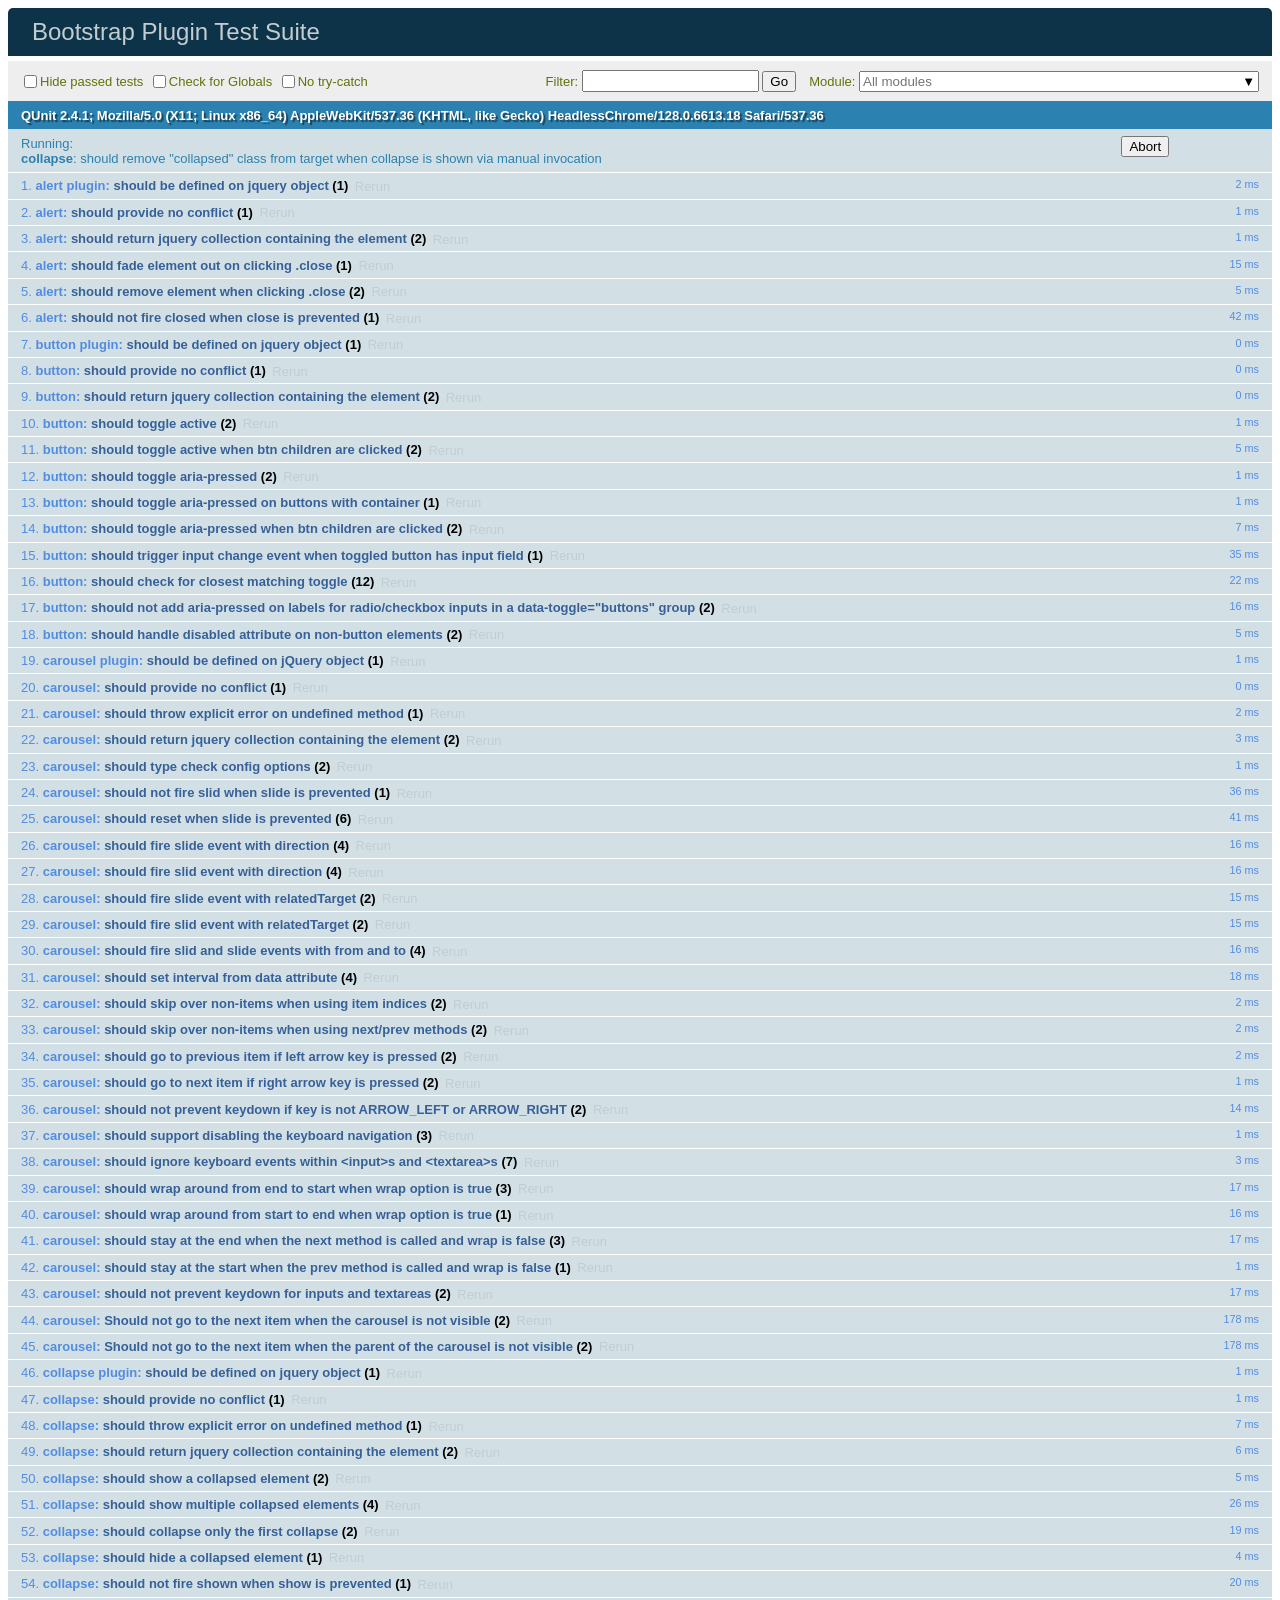
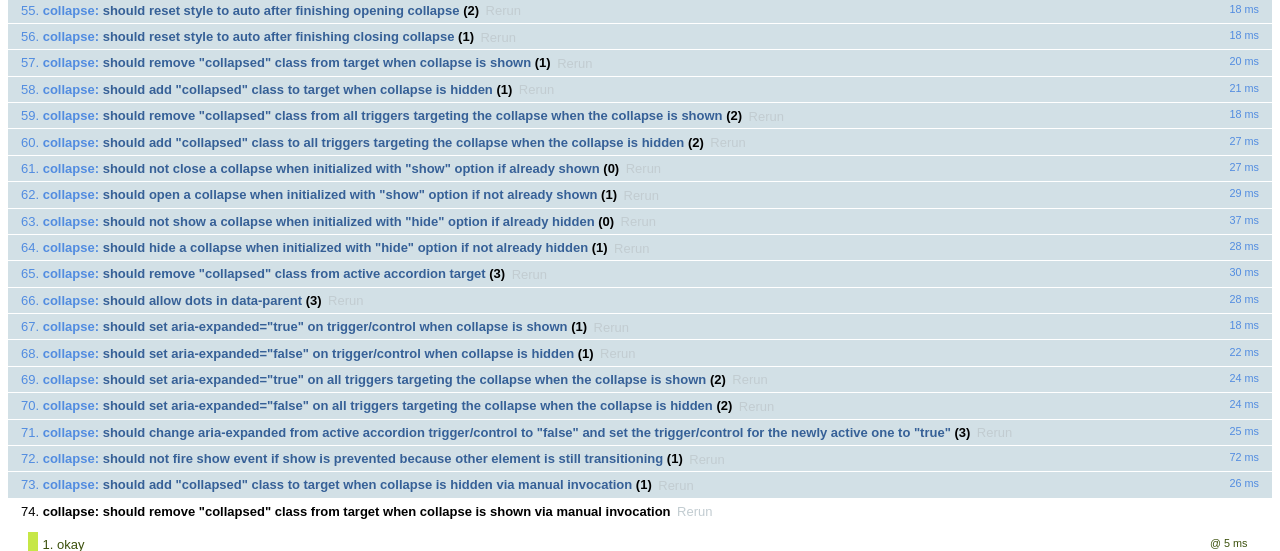
<file: bootstrap-4.0.0/bootstrap-4.0.0/js/tests/index.html>
<!doctype html>
<html lang="en">
  <head>
    <meta charset="utf-8">
    <meta name="viewport" content="width=device-width, initial-scale=1, shrink-to-fit=no">
    <title>Bootstrap Plugin Test Suite</title>

    <!-- jQuery -->
    <script>
      (function () {
        var path = '../../assets/js/vendor/jquery-slim.min.js'
        // get jquery param from the query string.
        var jQueryVersion = location.search.match(/[?&]jquery=(.*?)(?=&|$)/)

        // If a version was specified, use that version from our vendor folder
        if (jQueryVersion) {
          path = 'vendor/jquery-' + jQueryVersion[1] + '.min.js'
        }
        document.write('<script src="' + path + '"><\/script>')
      }())
    </script>
    <script src="../../assets/js/vendor/popper.min.js"></script>

    <!-- QUnit -->
    <link rel="stylesheet" href="vendor/qunit.css" media="screen">
    <script src="vendor/qunit.js"></script>

    <script>
      // Disable jQuery event aliases to ensure we don't accidentally use any of them
      [
        'blur',
        'focus',
        'focusin',
        'focusout',
        'resize',
        'scroll',
        'click',
        'dblclick',
        'mousedown',
        'mouseup',
        'mousemove',
        'mouseover',
        'mouseout',
        'mouseenter',
        'mouseleave',
        'change',
        'select',
        'submit',
        'keydown',
        'keypress',
        'keyup',
        'contextmenu'
      ].forEach(function(eventAlias) {
        $.fn[eventAlias] = function() {
          throw new Error('Using the ".' + eventAlias + '()" method is not allowed, so that Bootstrap can be compatible with custom jQuery builds which exclude the "event aliases" module that defines said method. See https://github.com/twbs/bootstrap/blob/master/CONTRIBUTING.md#js')
        }
      })

      // Require assert.expect in each test
      QUnit.config.requireExpects = true

      // See https://github.com/axemclion/grunt-saucelabs#test-result-details-with-qunit
      var log = []
      var testName

      QUnit.done(function(testResults) {
        var tests = []
        for (var i = 0; i < log.length; i++) {
          var details = log[i]
          tests.push({
            name: details.name,
            result: details.result,
            expected: details.expected,
            actual: details.actual,
            source: details.source
          })
        }
        testResults.tests = tests

        window.global_test_results = testResults
      })

      QUnit.testStart(function(testDetails) {
        QUnit.log(function(details) {
          if (!details.result) {
            details.name = testDetails.name
            log.push(details)
          }
        })
      })

      // Display fixture on-screen on iOS to avoid false positives
      // See https://github.com/twbs/bootstrap/pull/15955
      if (/iPhone|iPad|iPod/.test(navigator.userAgent)) {
        QUnit.begin(function() {
          $('#qunit-fixture').css({ top: 0, left: 0 })
        })

        QUnit.done(function() {
          $('#qunit-fixture').css({ top: '', left: '' })
        })
      }
    </script>

    <!-- Transpiled Plugins -->
    <script src="../dist/util.js"></script>
    <script src="../dist/alert.js"></script>
    <script src="../dist/button.js"></script>
    <script src="../dist/carousel.js"></script>
    <script src="../dist/collapse.js"></script>
    <script src="../dist/dropdown.js"></script>
    <script src="../dist/modal.js"></script>
    <script src="../dist/scrollspy.js"></script>
    <script src="../dist/tab.js"></script>
    <script src="../dist/tooltip.js"></script>
    <script src="../dist/popover.js"></script>

    <!-- Unit Tests -->
    <script src="unit/alert.js"></script>
    <script src="unit/button.js"></script>
    <script src="unit/carousel.js"></script>
    <script src="unit/collapse.js"></script>
    <script src="unit/dropdown.js"></script>
    <script src="unit/modal.js"></script>
    <script src="unit/scrollspy.js"></script>
    <script src="unit/tab.js"></script>
    <script src="unit/tooltip.js"></script>
    <script src="unit/popover.js"></script>
    <script src="unit/util.js"></script>
  </head>
  <body>
    <div id="qunit-container">
      <div id="qunit"></div>
      <div id="qunit-fixture"></div>
    </div>
  </body>
</html>
</file>
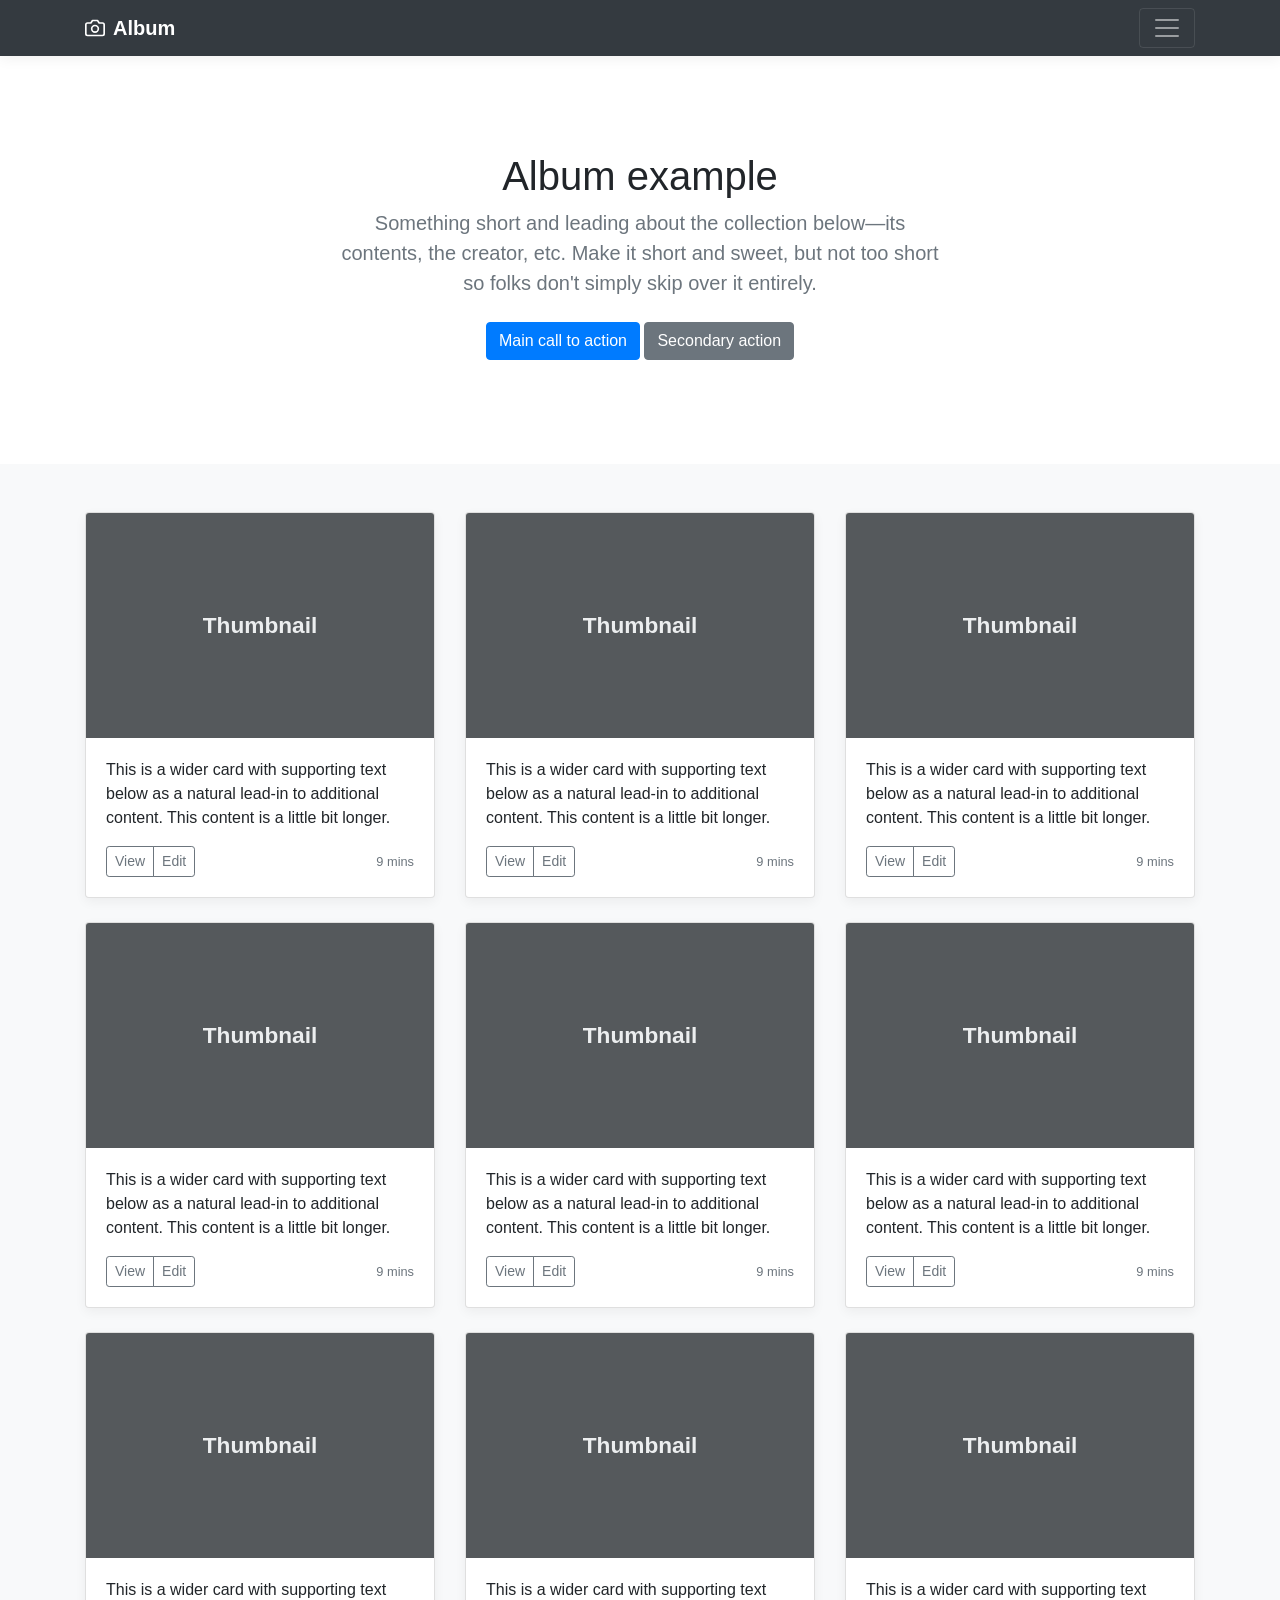
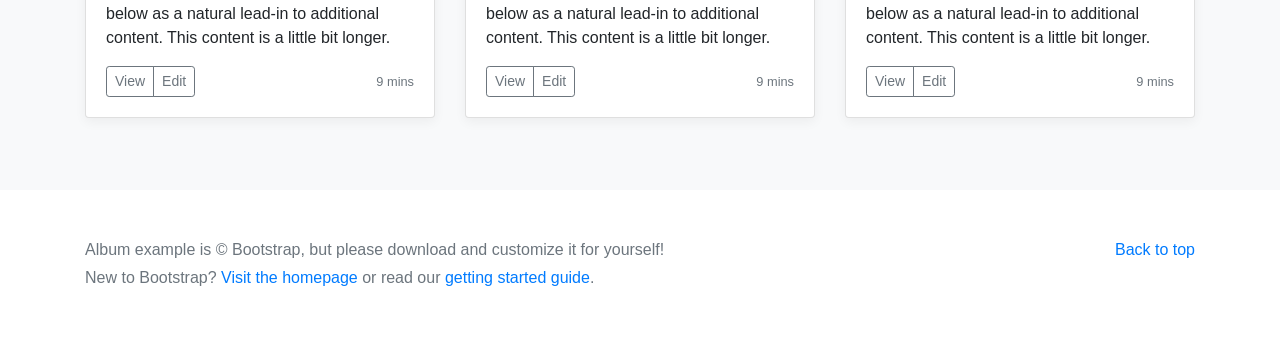
<file: bootstrap-4.0.0/bootstrap-4.0.0/docs/4.0/examples/album/index.html>
<!doctype html>
<html lang="en">
  <head>
    <meta charset="utf-8">
    <meta name="viewport" content="width=device-width, initial-scale=1, shrink-to-fit=no">
    <meta name="description" content="">
    <meta name="author" content="">
    <link rel="icon" href="../../../../favicon.ico">

    <title>Album example for Bootstrap</title>

    <!-- Bootstrap core CSS -->
    <link href="../../../../dist/css/bootstrap.min.css" rel="stylesheet">

    <!-- Custom styles for this template -->
    <link href="album.css" rel="stylesheet">
  </head>

  <body>

    <header>
      <div class="collapse bg-dark" id="navbarHeader">
        <div class="container">
          <div class="row">
            <div class="col-sm-8 col-md-7 py-4">
              <h4 class="text-white">About</h4>
              <p class="text-muted">Add some information about the album below, the author, or any other background context. Make it a few sentences long so folks can pick up some informative tidbits. Then, link them off to some social networking sites or contact information.</p>
            </div>
            <div class="col-sm-4 offset-md-1 py-4">
              <h4 class="text-white">Contact</h4>
              <ul class="list-unstyled">
                <li><a href="#" class="text-white">Follow on Twitter</a></li>
                <li><a href="#" class="text-white">Like on Facebook</a></li>
                <li><a href="#" class="text-white">Email me</a></li>
              </ul>
            </div>
          </div>
        </div>
      </div>
      <div class="navbar navbar-dark bg-dark box-shadow">
        <div class="container d-flex justify-content-between">
          <a href="#" class="navbar-brand d-flex align-items-center">
            <svg xmlns="http://www.w3.org/2000/svg" width="20" height="20" viewBox="0 0 24 24" fill="none" stroke="currentColor" stroke-width="2" stroke-linecap="round" stroke-linejoin="round" class="mr-2"><path d="M23 19a2 2 0 0 1-2 2H3a2 2 0 0 1-2-2V8a2 2 0 0 1 2-2h4l2-3h6l2 3h4a2 2 0 0 1 2 2z"></path><circle cx="12" cy="13" r="4"></circle></svg>
            <strong>Album</strong>
          </a>
          <button class="navbar-toggler" type="button" data-toggle="collapse" data-target="#navbarHeader" aria-controls="navbarHeader" aria-expanded="false" aria-label="Toggle navigation">
            <span class="navbar-toggler-icon"></span>
          </button>
        </div>
      </div>
    </header>

    <main role="main">

      <section class="jumbotron text-center">
        <div class="container">
          <h1 class="jumbotron-heading">Album example</h1>
          <p class="lead text-muted">Something short and leading about the collection below—its contents, the creator, etc. Make it short and sweet, but not too short so folks don't simply skip over it entirely.</p>
          <p>
            <a href="#" class="btn btn-primary my-2">Main call to action</a>
            <a href="#" class="btn btn-secondary my-2">Secondary action</a>
          </p>
        </div>
      </section>

      <div class="album py-5 bg-light">
        <div class="container">

          <div class="row">
            <div class="col-md-4">
              <div class="card mb-4 box-shadow">
                <img class="card-img-top" data-src="holder.js/100px225?theme=thumb&bg=55595c&fg=eceeef&text=Thumbnail" alt="Card image cap">
                <div class="card-body">
                  <p class="card-text">This is a wider card with supporting text below as a natural lead-in to additional content. This content is a little bit longer.</p>
                  <div class="d-flex justify-content-between align-items-center">
                    <div class="btn-group">
                      <button type="button" class="btn btn-sm btn-outline-secondary">View</button>
                      <button type="button" class="btn btn-sm btn-outline-secondary">Edit</button>
                    </div>
                    <small class="text-muted">9 mins</small>
                  </div>
                </div>
              </div>
            </div>
            <div class="col-md-4">
              <div class="card mb-4 box-shadow">
                <img class="card-img-top" data-src="holder.js/100px225?theme=thumb&bg=55595c&fg=eceeef&text=Thumbnail" alt="Card image cap">
                <div class="card-body">
                  <p class="card-text">This is a wider card with supporting text below as a natural lead-in to additional content. This content is a little bit longer.</p>
                  <div class="d-flex justify-content-between align-items-center">
                    <div class="btn-group">
                      <button type="button" class="btn btn-sm btn-outline-secondary">View</button>
                      <button type="button" class="btn btn-sm btn-outline-secondary">Edit</button>
                    </div>
                    <small class="text-muted">9 mins</small>
                  </div>
                </div>
              </div>
            </div>
            <div class="col-md-4">
              <div class="card mb-4 box-shadow">
                <img class="card-img-top" data-src="holder.js/100px225?theme=thumb&bg=55595c&fg=eceeef&text=Thumbnail" alt="Card image cap">
                <div class="card-body">
                  <p class="card-text">This is a wider card with supporting text below as a natural lead-in to additional content. This content is a little bit longer.</p>
                  <div class="d-flex justify-content-between align-items-center">
                    <div class="btn-group">
                      <button type="button" class="btn btn-sm btn-outline-secondary">View</button>
                      <button type="button" class="btn btn-sm btn-outline-secondary">Edit</button>
                    </div>
                    <small class="text-muted">9 mins</small>
                  </div>
                </div>
              </div>
            </div>

            <div class="col-md-4">
              <div class="card mb-4 box-shadow">
                <img class="card-img-top" data-src="holder.js/100px225?theme=thumb&bg=55595c&fg=eceeef&text=Thumbnail" alt="Card image cap">
                <div class="card-body">
                  <p class="card-text">This is a wider card with supporting text below as a natural lead-in to additional content. This content is a little bit longer.</p>
                  <div class="d-flex justify-content-between align-items-center">
                    <div class="btn-group">
                      <button type="button" class="btn btn-sm btn-outline-secondary">View</button>
                      <button type="button" class="btn btn-sm btn-outline-secondary">Edit</button>
                    </div>
                    <small class="text-muted">9 mins</small>
                  </div>
                </div>
              </div>
            </div>
            <div class="col-md-4">
              <div class="card mb-4 box-shadow">
                <img class="card-img-top" data-src="holder.js/100px225?theme=thumb&bg=55595c&fg=eceeef&text=Thumbnail" alt="Card image cap">
                <div class="card-body">
                  <p class="card-text">This is a wider card with supporting text below as a natural lead-in to additional content. This content is a little bit longer.</p>
                  <div class="d-flex justify-content-between align-items-center">
                    <div class="btn-group">
                      <button type="button" class="btn btn-sm btn-outline-secondary">View</button>
                      <button type="button" class="btn btn-sm btn-outline-secondary">Edit</button>
                    </div>
                    <small class="text-muted">9 mins</small>
                  </div>
                </div>
              </div>
            </div>
            <div class="col-md-4">
              <div class="card mb-4 box-shadow">
                <img class="card-img-top" data-src="holder.js/100px225?theme=thumb&bg=55595c&fg=eceeef&text=Thumbnail" alt="Card image cap">
                <div class="card-body">
                  <p class="card-text">This is a wider card with supporting text below as a natural lead-in to additional content. This content is a little bit longer.</p>
                  <div class="d-flex justify-content-between align-items-center">
                    <div class="btn-group">
                      <button type="button" class="btn btn-sm btn-outline-secondary">View</button>
                      <button type="button" class="btn btn-sm btn-outline-secondary">Edit</button>
                    </div>
                    <small class="text-muted">9 mins</small>
                  </div>
                </div>
              </div>
            </div>

            <div class="col-md-4">
              <div class="card mb-4 box-shadow">
                <img class="card-img-top" data-src="holder.js/100px225?theme=thumb&bg=55595c&fg=eceeef&text=Thumbnail" alt="Card image cap">
                <div class="card-body">
                  <p class="card-text">This is a wider card with supporting text below as a natural lead-in to additional content. This content is a little bit longer.</p>
                  <div class="d-flex justify-content-between align-items-center">
                    <div class="btn-group">
                      <button type="button" class="btn btn-sm btn-outline-secondary">View</button>
                      <button type="button" class="btn btn-sm btn-outline-secondary">Edit</button>
                    </div>
                    <small class="text-muted">9 mins</small>
                  </div>
                </div>
              </div>
            </div>
            <div class="col-md-4">
              <div class="card mb-4 box-shadow">
                <img class="card-img-top" data-src="holder.js/100px225?theme=thumb&bg=55595c&fg=eceeef&text=Thumbnail" alt="Card image cap">
                <div class="card-body">
                  <p class="card-text">This is a wider card with supporting text below as a natural lead-in to additional content. This content is a little bit longer.</p>
                  <div class="d-flex justify-content-between align-items-center">
                    <div class="btn-group">
                      <button type="button" class="btn btn-sm btn-outline-secondary">View</button>
                      <button type="button" class="btn btn-sm btn-outline-secondary">Edit</button>
                    </div>
                    <small class="text-muted">9 mins</small>
                  </div>
                </div>
              </div>
            </div>
            <div class="col-md-4">
              <div class="card mb-4 box-shadow">
                <img class="card-img-top" data-src="holder.js/100px225?theme=thumb&bg=55595c&fg=eceeef&text=Thumbnail" alt="Card image cap">
                <div class="card-body">
                  <p class="card-text">This is a wider card with supporting text below as a natural lead-in to additional content. This content is a little bit longer.</p>
                  <div class="d-flex justify-content-between align-items-center">
                    <div class="btn-group">
                      <button type="button" class="btn btn-sm btn-outline-secondary">View</button>
                      <button type="button" class="btn btn-sm btn-outline-secondary">Edit</button>
                    </div>
                    <small class="text-muted">9 mins</small>
                  </div>
                </div>
              </div>
            </div>
          </div>
        </div>
      </div>

    </main>

    <footer class="text-muted">
      <div class="container">
        <p class="float-right">
          <a href="#">Back to top</a>
        </p>
        <p>Album example is &copy; Bootstrap, but please download and customize it for yourself!</p>
        <p>New to Bootstrap? <a href="../../">Visit the homepage</a> or read our <a href="../../getting-started/">getting started guide</a>.</p>
      </div>
    </footer>

    <!-- Bootstrap core JavaScript
    ================================================== -->
    <!-- Placed at the end of the document so the pages load faster -->
    <script src="https://code.jquery.com/jquery-3.2.1.slim.min.js" integrity="sha384-KJ3o2DKtIkvYIK3UENzmM7KCkRr/rE9/Qpg6aAZGJwFDMVNA/GpGFF93hXpG5KkN" crossorigin="anonymous"></script>
    <script>window.jQuery || document.write('<script src="../../../../assets/js/vendor/jquery-slim.min.js"><\/script>')</script>
    <script src="../../../../assets/js/vendor/popper.min.js"></script>
    <script src="../../../../dist/js/bootstrap.min.js"></script>
    <script src="../../../../assets/js/vendor/holder.min.js"></script>
  </body>
</html>
</file>
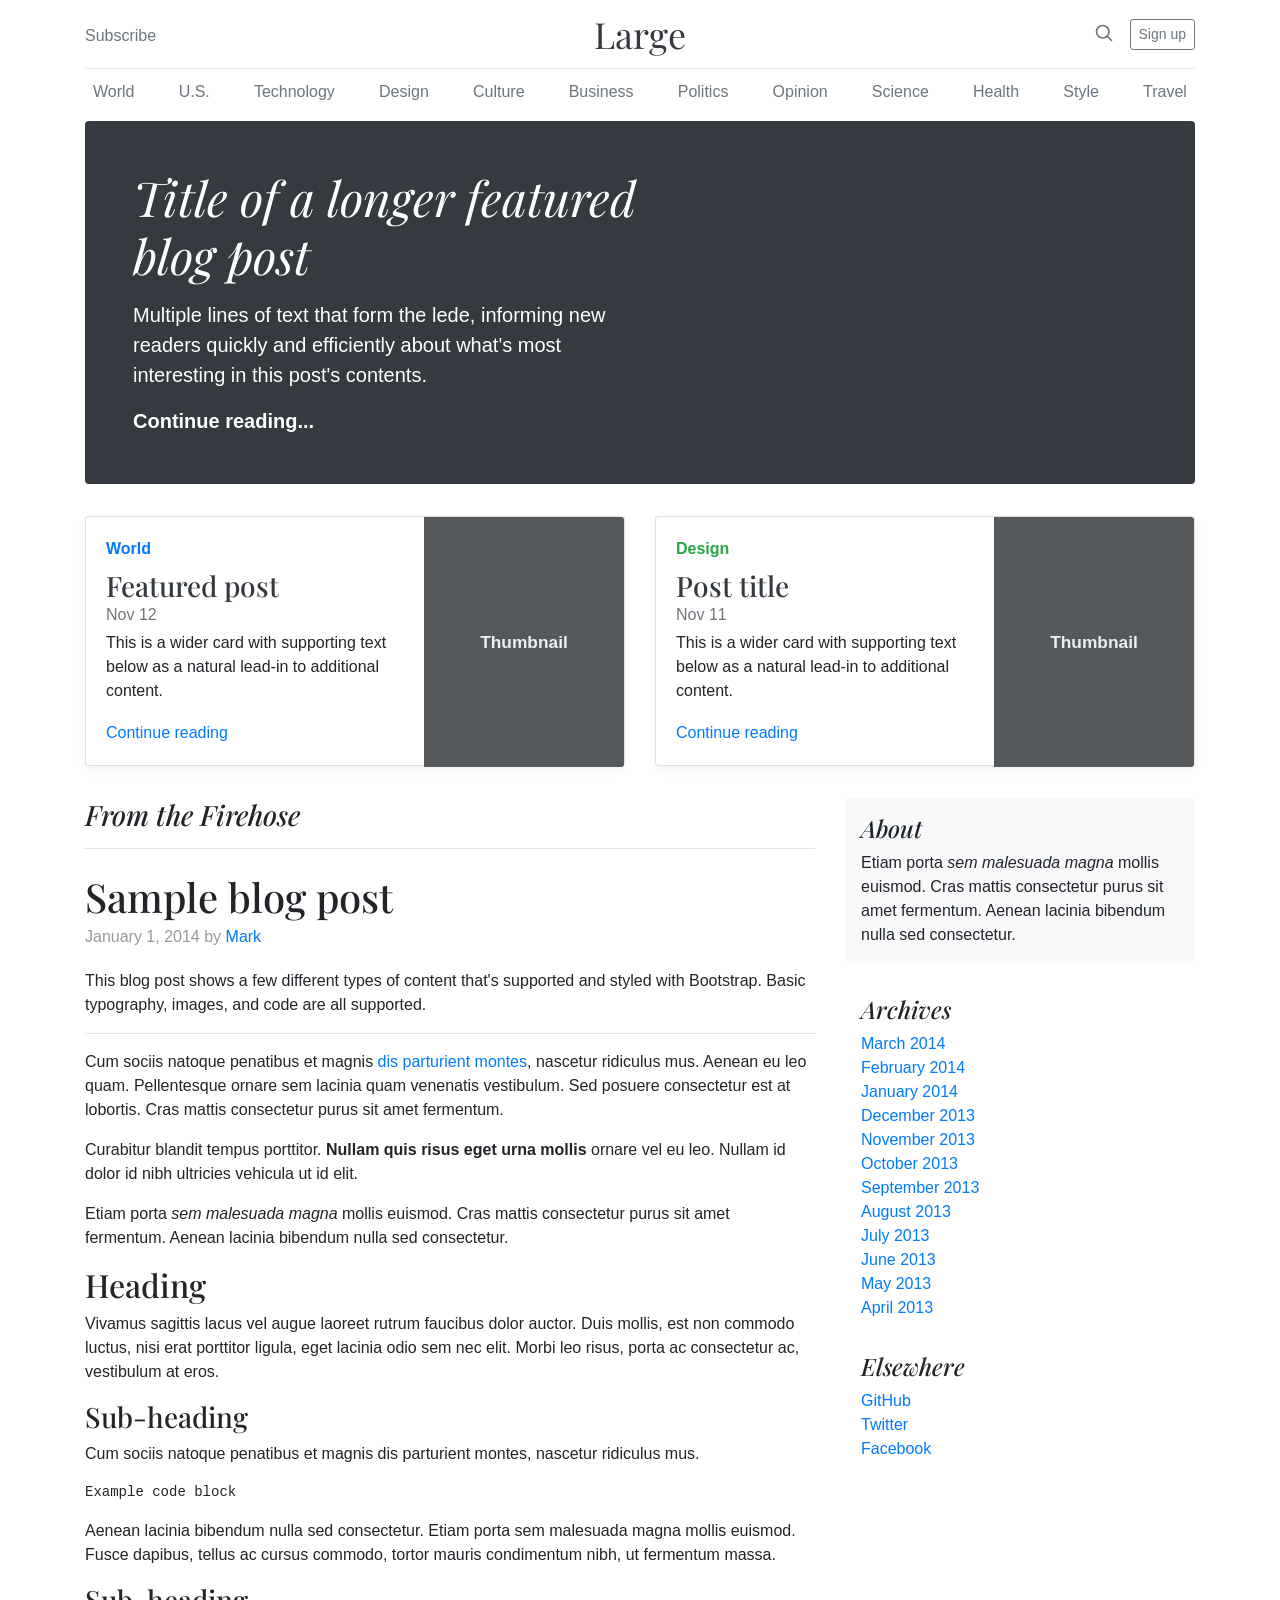
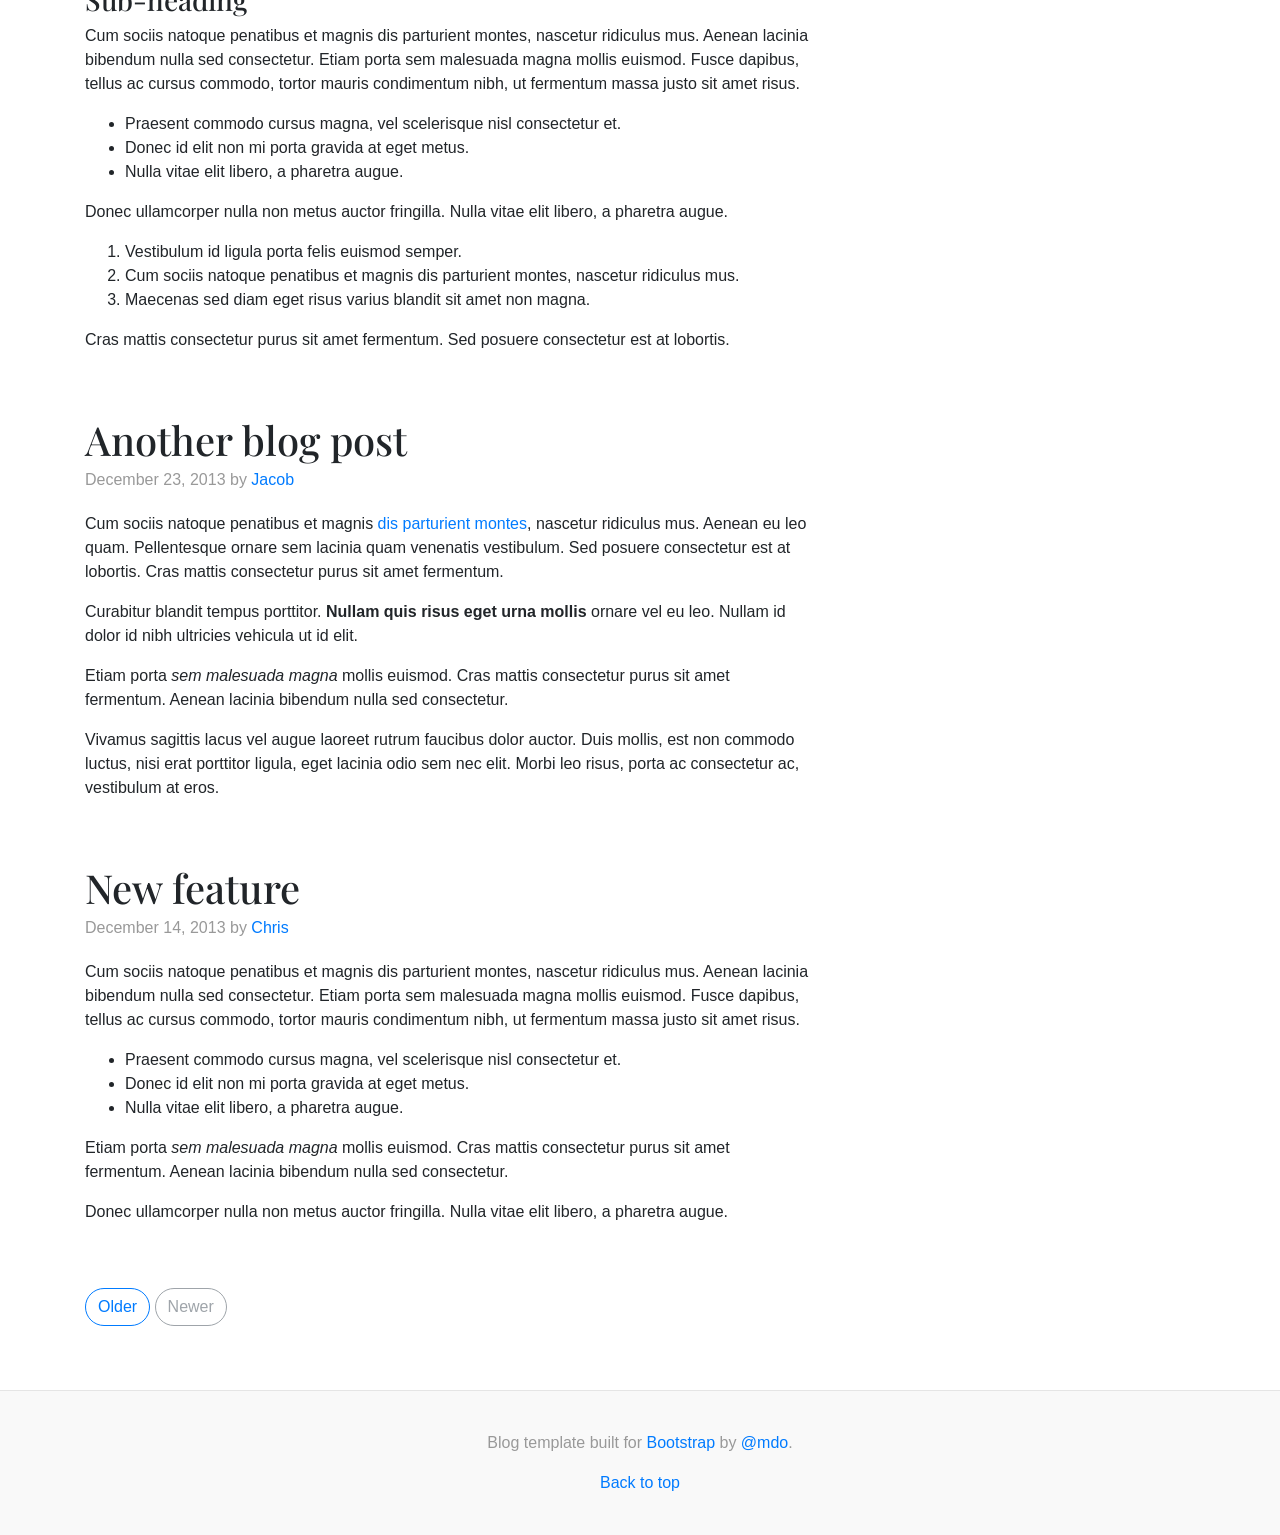
<file: bootstrap-4.0.0/bootstrap-4.0.0/docs/4.0/examples/blog/index.html>
<!doctype html>
<html lang="en">
  <head>
    <meta charset="utf-8">
    <meta name="viewport" content="width=device-width, initial-scale=1, shrink-to-fit=no">
    <meta name="description" content="">
    <meta name="author" content="">
    <link rel="icon" href="../../../../favicon.ico">

    <title>Blog Template for Bootstrap</title>

    <!-- Bootstrap core CSS -->
    <link href="../../../../dist/css/bootstrap.min.css" rel="stylesheet">

    <!-- Custom styles for this template -->
    <link href="https://fonts.googleapis.com/css?family=Playfair+Display:700,900" rel="stylesheet">
    <link href="blog.css" rel="stylesheet">
  </head>

  <body>

    <div class="container">
      <header class="blog-header py-3">
        <div class="row flex-nowrap justify-content-between align-items-center">
          <div class="col-4 pt-1">
            <a class="text-muted" href="#">Subscribe</a>
          </div>
          <div class="col-4 text-center">
            <a class="blog-header-logo text-dark" href="#">Large</a>
          </div>
          <div class="col-4 d-flex justify-content-end align-items-center">
            <a class="text-muted" href="#">
              <svg xmlns="http://www.w3.org/2000/svg" width="20" height="20" viewBox="0 0 24 24" fill="none" stroke="currentColor" stroke-width="2" stroke-linecap="round" stroke-linejoin="round" class="mx-3"><circle cx="10.5" cy="10.5" r="7.5"></circle><line x1="21" y1="21" x2="15.8" y2="15.8"></line></svg>
            </a>
            <a class="btn btn-sm btn-outline-secondary" href="#">Sign up</a>
          </div>
        </div>
      </header>

      <div class="nav-scroller py-1 mb-2">
        <nav class="nav d-flex justify-content-between">
          <a class="p-2 text-muted" href="#">World</a>
          <a class="p-2 text-muted" href="#">U.S.</a>
          <a class="p-2 text-muted" href="#">Technology</a>
          <a class="p-2 text-muted" href="#">Design</a>
          <a class="p-2 text-muted" href="#">Culture</a>
          <a class="p-2 text-muted" href="#">Business</a>
          <a class="p-2 text-muted" href="#">Politics</a>
          <a class="p-2 text-muted" href="#">Opinion</a>
          <a class="p-2 text-muted" href="#">Science</a>
          <a class="p-2 text-muted" href="#">Health</a>
          <a class="p-2 text-muted" href="#">Style</a>
          <a class="p-2 text-muted" href="#">Travel</a>
        </nav>
      </div>

      <div class="jumbotron p-3 p-md-5 text-white rounded bg-dark">
        <div class="col-md-6 px-0">
          <h1 class="display-4 font-italic">Title of a longer featured blog post</h1>
          <p class="lead my-3">Multiple lines of text that form the lede, informing new readers quickly and efficiently about what's most interesting in this post's contents.</p>
          <p class="lead mb-0"><a href="#" class="text-white font-weight-bold">Continue reading...</a></p>
        </div>
      </div>

      <div class="row mb-2">
        <div class="col-md-6">
          <div class="card flex-md-row mb-4 box-shadow h-md-250">
            <div class="card-body d-flex flex-column align-items-start">
              <strong class="d-inline-block mb-2 text-primary">World</strong>
              <h3 class="mb-0">
                <a class="text-dark" href="#">Featured post</a>
              </h3>
              <div class="mb-1 text-muted">Nov 12</div>
              <p class="card-text mb-auto">This is a wider card with supporting text below as a natural lead-in to additional content.</p>
              <a href="#">Continue reading</a>
            </div>
            <img class="card-img-right flex-auto d-none d-md-block" data-src="holder.js/200x250?theme=thumb" alt="Card image cap">
          </div>
        </div>
        <div class="col-md-6">
          <div class="card flex-md-row mb-4 box-shadow h-md-250">
            <div class="card-body d-flex flex-column align-items-start">
              <strong class="d-inline-block mb-2 text-success">Design</strong>
              <h3 class="mb-0">
                <a class="text-dark" href="#">Post title</a>
              </h3>
              <div class="mb-1 text-muted">Nov 11</div>
              <p class="card-text mb-auto">This is a wider card with supporting text below as a natural lead-in to additional content.</p>
              <a href="#">Continue reading</a>
            </div>
            <img class="card-img-right flex-auto d-none d-md-block" data-src="holder.js/200x250?theme=thumb" alt="Card image cap">
          </div>
        </div>
      </div>
    </div>

    <main role="main" class="container">
      <div class="row">
        <div class="col-md-8 blog-main">
          <h3 class="pb-3 mb-4 font-italic border-bottom">
            From the Firehose
          </h3>

          <div class="blog-post">
            <h2 class="blog-post-title">Sample blog post</h2>
            <p class="blog-post-meta">January 1, 2014 by <a href="#">Mark</a></p>

            <p>This blog post shows a few different types of content that's supported and styled with Bootstrap. Basic typography, images, and code are all supported.</p>
            <hr>
            <p>Cum sociis natoque penatibus et magnis <a href="#">dis parturient montes</a>, nascetur ridiculus mus. Aenean eu leo quam. Pellentesque ornare sem lacinia quam venenatis vestibulum. Sed posuere consectetur est at lobortis. Cras mattis consectetur purus sit amet fermentum.</p>
            <blockquote>
              <p>Curabitur blandit tempus porttitor. <strong>Nullam quis risus eget urna mollis</strong> ornare vel eu leo. Nullam id dolor id nibh ultricies vehicula ut id elit.</p>
            </blockquote>
            <p>Etiam porta <em>sem malesuada magna</em> mollis euismod. Cras mattis consectetur purus sit amet fermentum. Aenean lacinia bibendum nulla sed consectetur.</p>
            <h2>Heading</h2>
            <p>Vivamus sagittis lacus vel augue laoreet rutrum faucibus dolor auctor. Duis mollis, est non commodo luctus, nisi erat porttitor ligula, eget lacinia odio sem nec elit. Morbi leo risus, porta ac consectetur ac, vestibulum at eros.</p>
            <h3>Sub-heading</h3>
            <p>Cum sociis natoque penatibus et magnis dis parturient montes, nascetur ridiculus mus.</p>
            <pre><code>Example code block</code></pre>
            <p>Aenean lacinia bibendum nulla sed consectetur. Etiam porta sem malesuada magna mollis euismod. Fusce dapibus, tellus ac cursus commodo, tortor mauris condimentum nibh, ut fermentum massa.</p>
            <h3>Sub-heading</h3>
            <p>Cum sociis natoque penatibus et magnis dis parturient montes, nascetur ridiculus mus. Aenean lacinia bibendum nulla sed consectetur. Etiam porta sem malesuada magna mollis euismod. Fusce dapibus, tellus ac cursus commodo, tortor mauris condimentum nibh, ut fermentum massa justo sit amet risus.</p>
            <ul>
              <li>Praesent commodo cursus magna, vel scelerisque nisl consectetur et.</li>
              <li>Donec id elit non mi porta gravida at eget metus.</li>
              <li>Nulla vitae elit libero, a pharetra augue.</li>
            </ul>
            <p>Donec ullamcorper nulla non metus auctor fringilla. Nulla vitae elit libero, a pharetra augue.</p>
            <ol>
              <li>Vestibulum id ligula porta felis euismod semper.</li>
              <li>Cum sociis natoque penatibus et magnis dis parturient montes, nascetur ridiculus mus.</li>
              <li>Maecenas sed diam eget risus varius blandit sit amet non magna.</li>
            </ol>
            <p>Cras mattis consectetur purus sit amet fermentum. Sed posuere consectetur est at lobortis.</p>
          </div><!-- /.blog-post -->

          <div class="blog-post">
            <h2 class="blog-post-title">Another blog post</h2>
            <p class="blog-post-meta">December 23, 2013 by <a href="#">Jacob</a></p>

            <p>Cum sociis natoque penatibus et magnis <a href="#">dis parturient montes</a>, nascetur ridiculus mus. Aenean eu leo quam. Pellentesque ornare sem lacinia quam venenatis vestibulum. Sed posuere consectetur est at lobortis. Cras mattis consectetur purus sit amet fermentum.</p>
            <blockquote>
              <p>Curabitur blandit tempus porttitor. <strong>Nullam quis risus eget urna mollis</strong> ornare vel eu leo. Nullam id dolor id nibh ultricies vehicula ut id elit.</p>
            </blockquote>
            <p>Etiam porta <em>sem malesuada magna</em> mollis euismod. Cras mattis consectetur purus sit amet fermentum. Aenean lacinia bibendum nulla sed consectetur.</p>
            <p>Vivamus sagittis lacus vel augue laoreet rutrum faucibus dolor auctor. Duis mollis, est non commodo luctus, nisi erat porttitor ligula, eget lacinia odio sem nec elit. Morbi leo risus, porta ac consectetur ac, vestibulum at eros.</p>
          </div><!-- /.blog-post -->

          <div class="blog-post">
            <h2 class="blog-post-title">New feature</h2>
            <p class="blog-post-meta">December 14, 2013 by <a href="#">Chris</a></p>

            <p>Cum sociis natoque penatibus et magnis dis parturient montes, nascetur ridiculus mus. Aenean lacinia bibendum nulla sed consectetur. Etiam porta sem malesuada magna mollis euismod. Fusce dapibus, tellus ac cursus commodo, tortor mauris condimentum nibh, ut fermentum massa justo sit amet risus.</p>
            <ul>
              <li>Praesent commodo cursus magna, vel scelerisque nisl consectetur et.</li>
              <li>Donec id elit non mi porta gravida at eget metus.</li>
              <li>Nulla vitae elit libero, a pharetra augue.</li>
            </ul>
            <p>Etiam porta <em>sem malesuada magna</em> mollis euismod. Cras mattis consectetur purus sit amet fermentum. Aenean lacinia bibendum nulla sed consectetur.</p>
            <p>Donec ullamcorper nulla non metus auctor fringilla. Nulla vitae elit libero, a pharetra augue.</p>
          </div><!-- /.blog-post -->

          <nav class="blog-pagination">
            <a class="btn btn-outline-primary" href="#">Older</a>
            <a class="btn btn-outline-secondary disabled" href="#">Newer</a>
          </nav>

        </div><!-- /.blog-main -->

        <aside class="col-md-4 blog-sidebar">
          <div class="p-3 mb-3 bg-light rounded">
            <h4 class="font-italic">About</h4>
            <p class="mb-0">Etiam porta <em>sem malesuada magna</em> mollis euismod. Cras mattis consectetur purus sit amet fermentum. Aenean lacinia bibendum nulla sed consectetur.</p>
          </div>

          <div class="p-3">
            <h4 class="font-italic">Archives</h4>
            <ol class="list-unstyled mb-0">
              <li><a href="#">March 2014</a></li>
              <li><a href="#">February 2014</a></li>
              <li><a href="#">January 2014</a></li>
              <li><a href="#">December 2013</a></li>
              <li><a href="#">November 2013</a></li>
              <li><a href="#">October 2013</a></li>
              <li><a href="#">September 2013</a></li>
              <li><a href="#">August 2013</a></li>
              <li><a href="#">July 2013</a></li>
              <li><a href="#">June 2013</a></li>
              <li><a href="#">May 2013</a></li>
              <li><a href="#">April 2013</a></li>
            </ol>
          </div>

          <div class="p-3">
            <h4 class="font-italic">Elsewhere</h4>
            <ol class="list-unstyled">
              <li><a href="#">GitHub</a></li>
              <li><a href="#">Twitter</a></li>
              <li><a href="#">Facebook</a></li>
            </ol>
          </div>
        </aside><!-- /.blog-sidebar -->

      </div><!-- /.row -->

    </main><!-- /.container -->

    <footer class="blog-footer">
      <p>Blog template built for <a href="https://getbootstrap.com/">Bootstrap</a> by <a href="https://twitter.com/mdo">@mdo</a>.</p>
      <p>
        <a href="#">Back to top</a>
      </p>
    </footer>

    <!-- Bootstrap core JavaScript
    ================================================== -->
    <!-- Placed at the end of the document so the pages load faster -->
    <script src="https://code.jquery.com/jquery-3.2.1.slim.min.js" integrity="sha384-KJ3o2DKtIkvYIK3UENzmM7KCkRr/rE9/Qpg6aAZGJwFDMVNA/GpGFF93hXpG5KkN" crossorigin="anonymous"></script>
    <script>window.jQuery || document.write('<script src="../../../../assets/js/vendor/jquery-slim.min.js"><\/script>')</script>
    <script src="../../../../assets/js/vendor/popper.min.js"></script>
    <script src="../../../../dist/js/bootstrap.min.js"></script>
    <script src="../../../../assets/js/vendor/holder.min.js"></script>
    <script>
      Holder.addTheme('thumb', {
        bg: '#55595c',
        fg: '#eceeef',
        text: 'Thumbnail'
      });
    </script>
  </body>
</html>
</file>
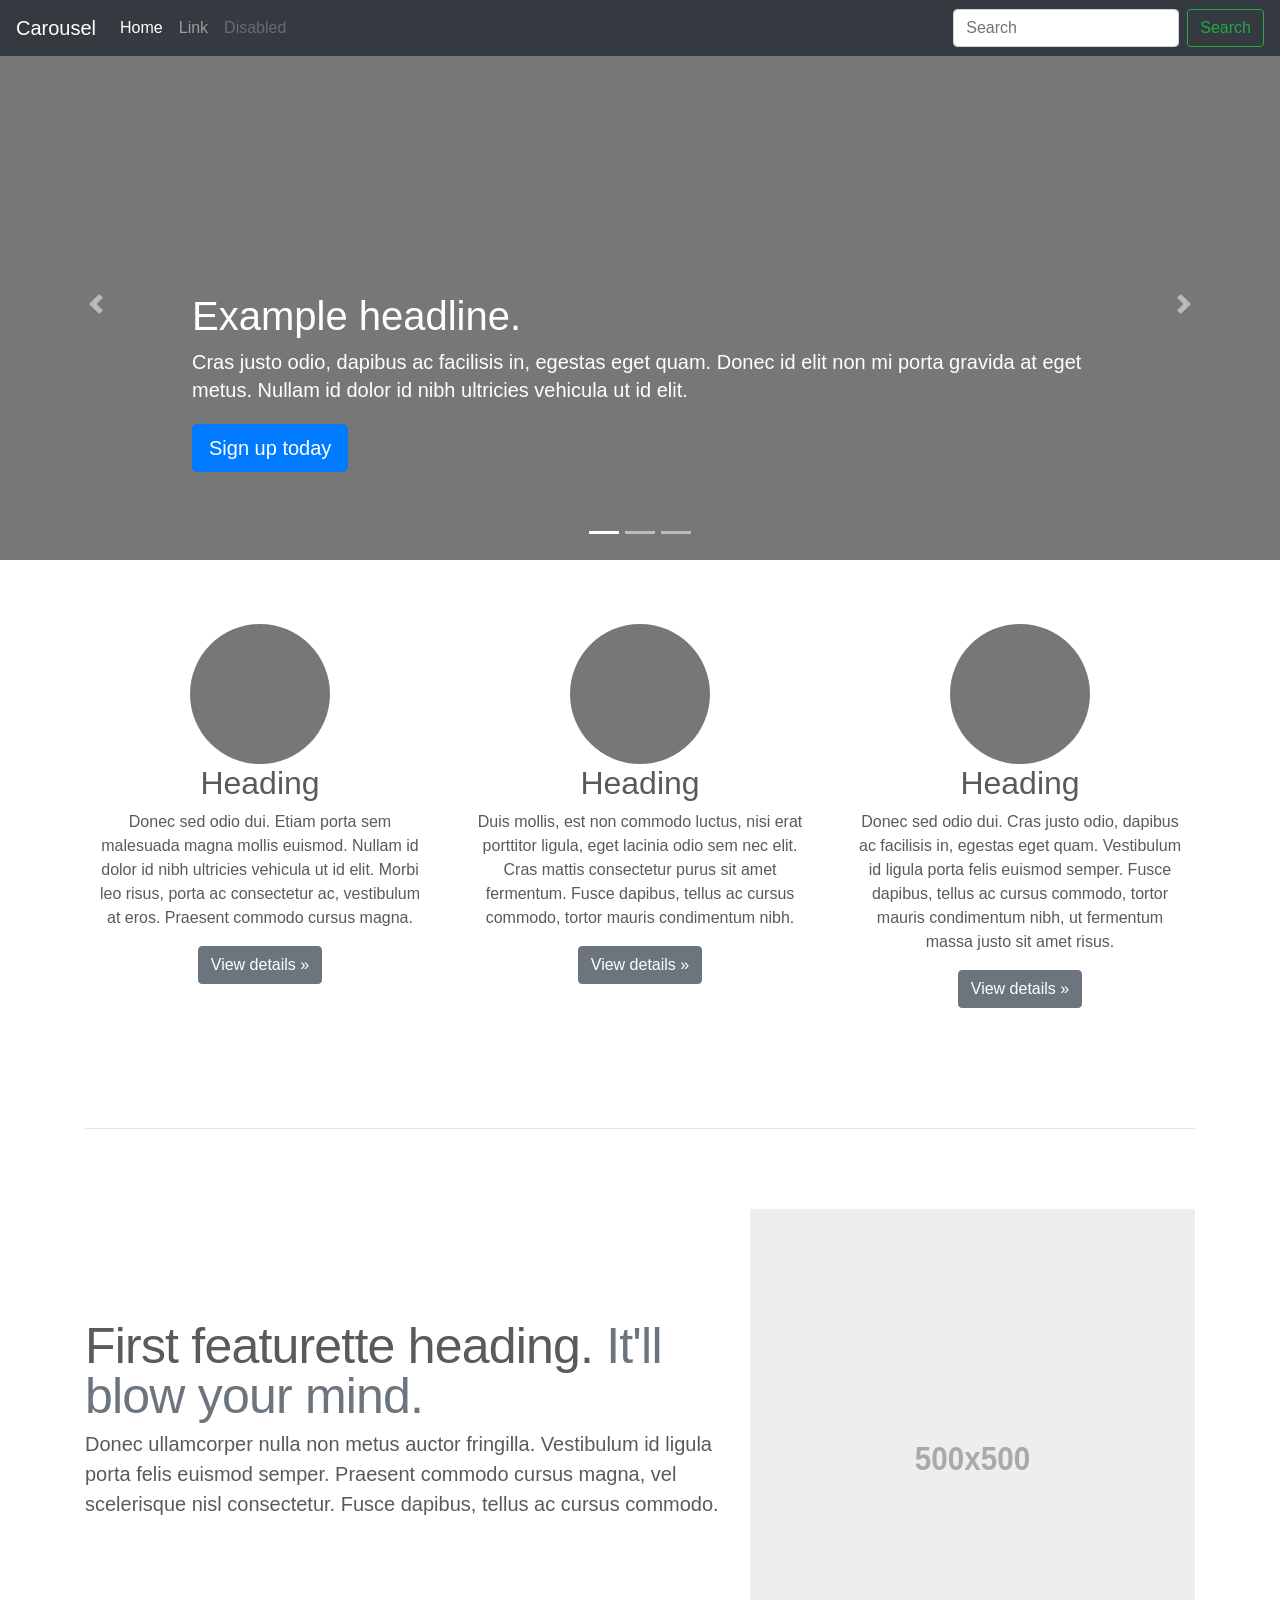
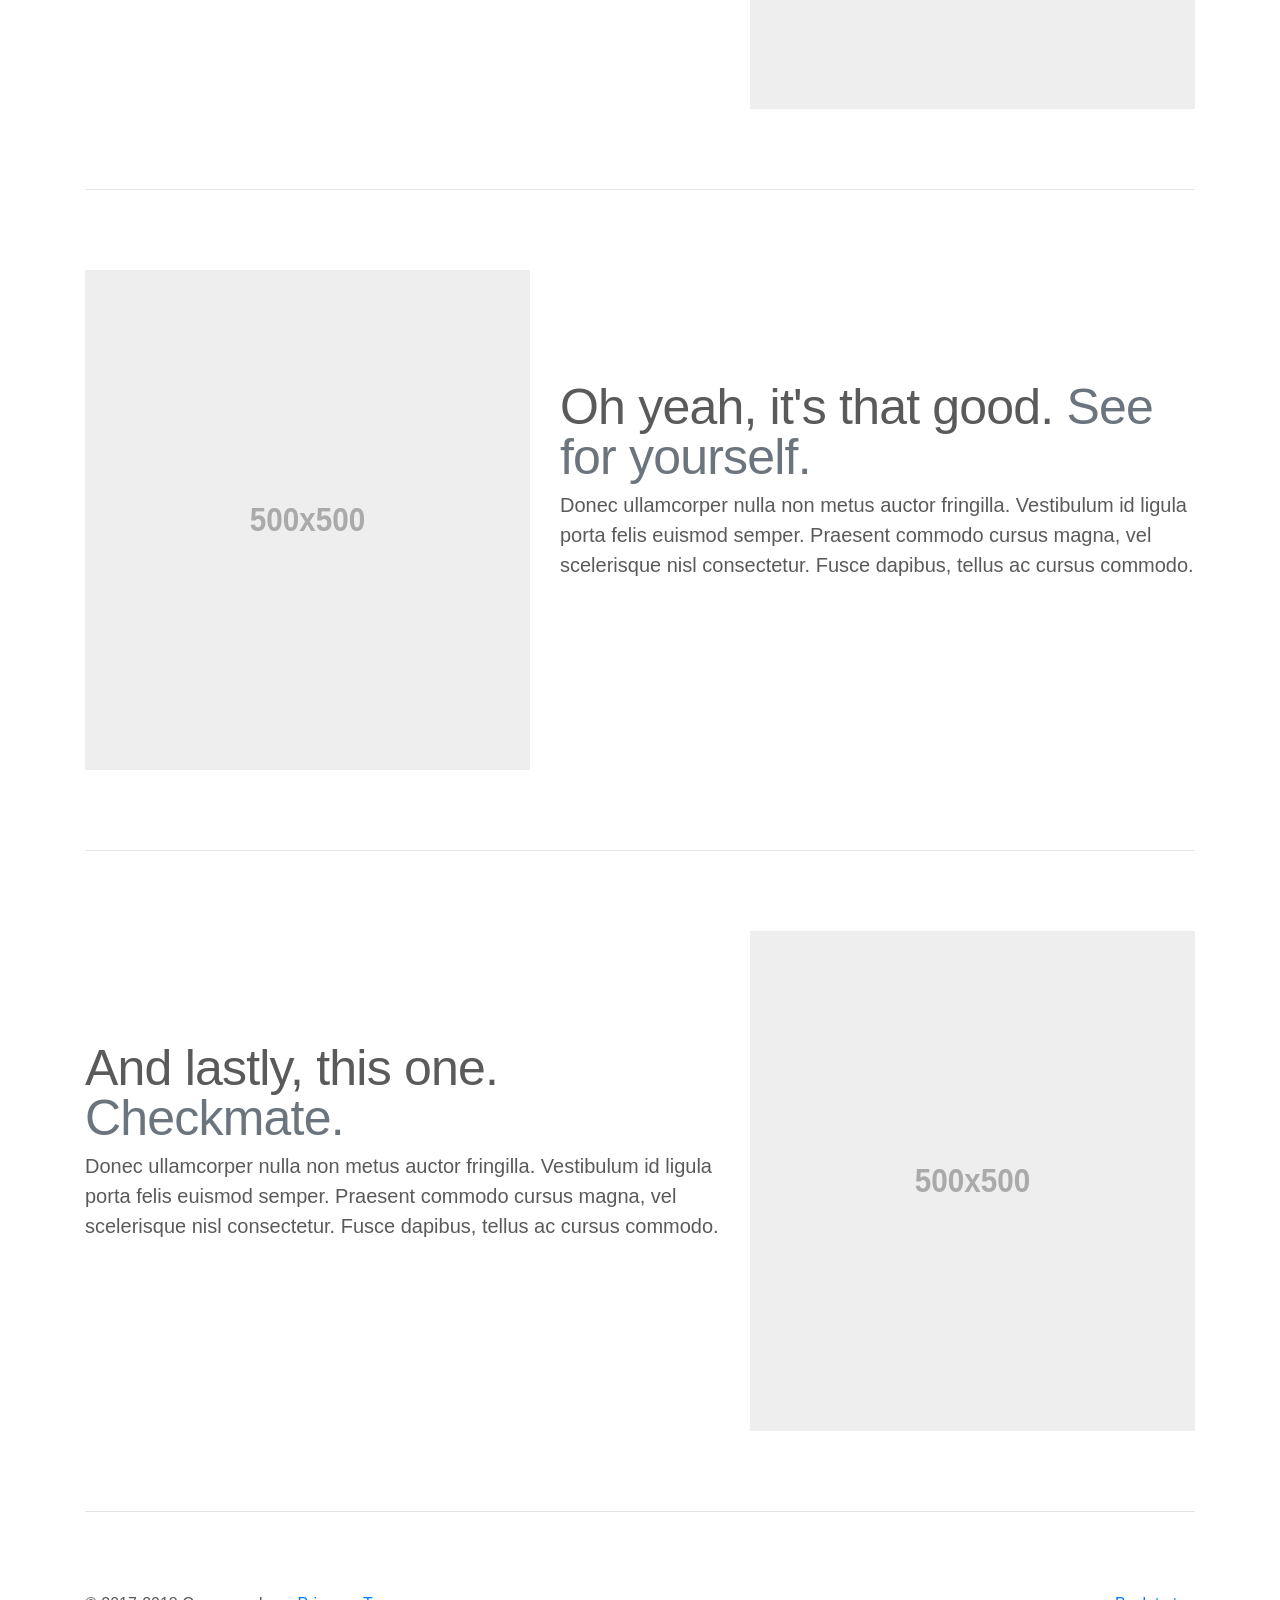
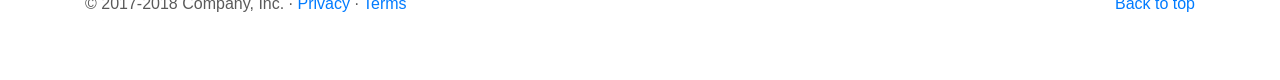
<file: bootstrap-4.0.0/bootstrap-4.0.0/docs/4.0/examples/carousel/index.html>
<!doctype html>
<html lang="en">
  <head>
    <meta charset="utf-8">
    <meta name="viewport" content="width=device-width, initial-scale=1, shrink-to-fit=no">
    <meta name="description" content="">
    <meta name="author" content="">
    <link rel="icon" href="../../../../favicon.ico">

    <title>Carousel Template for Bootstrap</title>

    <!-- Bootstrap core CSS -->
    <link href="../../../../dist/css/bootstrap.min.css" rel="stylesheet">

    <!-- Custom styles for this template -->
    <link href="carousel.css" rel="stylesheet">
  </head>
  <body>

    <header>
      <nav class="navbar navbar-expand-md navbar-dark fixed-top bg-dark">
        <a class="navbar-brand" href="#">Carousel</a>
        <button class="navbar-toggler" type="button" data-toggle="collapse" data-target="#navbarCollapse" aria-controls="navbarCollapse" aria-expanded="false" aria-label="Toggle navigation">
          <span class="navbar-toggler-icon"></span>
        </button>
        <div class="collapse navbar-collapse" id="navbarCollapse">
          <ul class="navbar-nav mr-auto">
            <li class="nav-item active">
              <a class="nav-link" href="#">Home <span class="sr-only">(current)</span></a>
            </li>
            <li class="nav-item">
              <a class="nav-link" href="#">Link</a>
            </li>
            <li class="nav-item">
              <a class="nav-link disabled" href="#">Disabled</a>
            </li>
          </ul>
          <form class="form-inline mt-2 mt-md-0">
            <input class="form-control mr-sm-2" type="text" placeholder="Search" aria-label="Search">
            <button class="btn btn-outline-success my-2 my-sm-0" type="submit">Search</button>
          </form>
        </div>
      </nav>
    </header>

    <main role="main">

      <div id="myCarousel" class="carousel slide" data-ride="carousel">
        <ol class="carousel-indicators">
          <li data-target="#myCarousel" data-slide-to="0" class="active"></li>
          <li data-target="#myCarousel" data-slide-to="1"></li>
          <li data-target="#myCarousel" data-slide-to="2"></li>
        </ol>
        <div class="carousel-inner">
          <div class="carousel-item active">
            <img class="first-slide" src="[data-uri]" alt="First slide">
            <div class="container">
              <div class="carousel-caption text-left">
                <h1>Example headline.</h1>
                <p>Cras justo odio, dapibus ac facilisis in, egestas eget quam. Donec id elit non mi porta gravida at eget metus. Nullam id dolor id nibh ultricies vehicula ut id elit.</p>
                <p><a class="btn btn-lg btn-primary" href="#" role="button">Sign up today</a></p>
              </div>
            </div>
          </div>
          <div class="carousel-item">
            <img class="second-slide" src="[data-uri]" alt="Second slide">
            <div class="container">
              <div class="carousel-caption">
                <h1>Another example headline.</h1>
                <p>Cras justo odio, dapibus ac facilisis in, egestas eget quam. Donec id elit non mi porta gravida at eget metus. Nullam id dolor id nibh ultricies vehicula ut id elit.</p>
                <p><a class="btn btn-lg btn-primary" href="#" role="button">Learn more</a></p>
              </div>
            </div>
          </div>
          <div class="carousel-item">
            <img class="third-slide" src="[data-uri]" alt="Third slide">
            <div class="container">
              <div class="carousel-caption text-right">
                <h1>One more for good measure.</h1>
                <p>Cras justo odio, dapibus ac facilisis in, egestas eget quam. Donec id elit non mi porta gravida at eget metus. Nullam id dolor id nibh ultricies vehicula ut id elit.</p>
                <p><a class="btn btn-lg btn-primary" href="#" role="button">Browse gallery</a></p>
              </div>
            </div>
          </div>
        </div>
        <a class="carousel-control-prev" href="#myCarousel" role="button" data-slide="prev">
          <span class="carousel-control-prev-icon" aria-hidden="true"></span>
          <span class="sr-only">Previous</span>
        </a>
        <a class="carousel-control-next" href="#myCarousel" role="button" data-slide="next">
          <span class="carousel-control-next-icon" aria-hidden="true"></span>
          <span class="sr-only">Next</span>
        </a>
      </div>


      <!-- Marketing messaging and featurettes
      ================================================== -->
      <!-- Wrap the rest of the page in another container to center all the content. -->

      <div class="container marketing">

        <!-- Three columns of text below the carousel -->
        <div class="row">
          <div class="col-lg-4">
            <img class="rounded-circle" src="[data-uri]" alt="Generic placeholder image" width="140" height="140">
            <h2>Heading</h2>
            <p>Donec sed odio dui. Etiam porta sem malesuada magna mollis euismod. Nullam id dolor id nibh ultricies vehicula ut id elit. Morbi leo risus, porta ac consectetur ac, vestibulum at eros. Praesent commodo cursus magna.</p>
            <p><a class="btn btn-secondary" href="#" role="button">View details &raquo;</a></p>
          </div><!-- /.col-lg-4 -->
          <div class="col-lg-4">
            <img class="rounded-circle" src="[data-uri]" alt="Generic placeholder image" width="140" height="140">
            <h2>Heading</h2>
            <p>Duis mollis, est non commodo luctus, nisi erat porttitor ligula, eget lacinia odio sem nec elit. Cras mattis consectetur purus sit amet fermentum. Fusce dapibus, tellus ac cursus commodo, tortor mauris condimentum nibh.</p>
            <p><a class="btn btn-secondary" href="#" role="button">View details &raquo;</a></p>
          </div><!-- /.col-lg-4 -->
          <div class="col-lg-4">
            <img class="rounded-circle" src="[data-uri]" alt="Generic placeholder image" width="140" height="140">
            <h2>Heading</h2>
            <p>Donec sed odio dui. Cras justo odio, dapibus ac facilisis in, egestas eget quam. Vestibulum id ligula porta felis euismod semper. Fusce dapibus, tellus ac cursus commodo, tortor mauris condimentum nibh, ut fermentum massa justo sit amet risus.</p>
            <p><a class="btn btn-secondary" href="#" role="button">View details &raquo;</a></p>
          </div><!-- /.col-lg-4 -->
        </div><!-- /.row -->


        <!-- START THE FEATURETTES -->

        <hr class="featurette-divider">

        <div class="row featurette">
          <div class="col-md-7">
            <h2 class="featurette-heading">First featurette heading. <span class="text-muted">It'll blow your mind.</span></h2>
            <p class="lead">Donec ullamcorper nulla non metus auctor fringilla. Vestibulum id ligula porta felis euismod semper. Praesent commodo cursus magna, vel scelerisque nisl consectetur. Fusce dapibus, tellus ac cursus commodo.</p>
          </div>
          <div class="col-md-5">
            <img class="featurette-image img-fluid mx-auto" data-src="holder.js/500x500/auto" alt="Generic placeholder image">
          </div>
        </div>

        <hr class="featurette-divider">

        <div class="row featurette">
          <div class="col-md-7 order-md-2">
            <h2 class="featurette-heading">Oh yeah, it's that good. <span class="text-muted">See for yourself.</span></h2>
            <p class="lead">Donec ullamcorper nulla non metus auctor fringilla. Vestibulum id ligula porta felis euismod semper. Praesent commodo cursus magna, vel scelerisque nisl consectetur. Fusce dapibus, tellus ac cursus commodo.</p>
          </div>
          <div class="col-md-5 order-md-1">
            <img class="featurette-image img-fluid mx-auto" data-src="holder.js/500x500/auto" alt="Generic placeholder image">
          </div>
        </div>

        <hr class="featurette-divider">

        <div class="row featurette">
          <div class="col-md-7">
            <h2 class="featurette-heading">And lastly, this one. <span class="text-muted">Checkmate.</span></h2>
            <p class="lead">Donec ullamcorper nulla non metus auctor fringilla. Vestibulum id ligula porta felis euismod semper. Praesent commodo cursus magna, vel scelerisque nisl consectetur. Fusce dapibus, tellus ac cursus commodo.</p>
          </div>
          <div class="col-md-5">
            <img class="featurette-image img-fluid mx-auto" data-src="holder.js/500x500/auto" alt="Generic placeholder image">
          </div>
        </div>

        <hr class="featurette-divider">

        <!-- /END THE FEATURETTES -->

      </div><!-- /.container -->


      <!-- FOOTER -->
      <footer class="container">
        <p class="float-right"><a href="#">Back to top</a></p>
        <p>&copy; 2017-2018 Company, Inc. &middot; <a href="#">Privacy</a> &middot; <a href="#">Terms</a></p>
      </footer>
    </main>

    <!-- Bootstrap core JavaScript
    ================================================== -->
    <!-- Placed at the end of the document so the pages load faster -->
    <script src="https://code.jquery.com/jquery-3.2.1.slim.min.js" integrity="sha384-KJ3o2DKtIkvYIK3UENzmM7KCkRr/rE9/Qpg6aAZGJwFDMVNA/GpGFF93hXpG5KkN" crossorigin="anonymous"></script>
    <script>window.jQuery || document.write('<script src="../../../../assets/js/vendor/jquery-slim.min.js"><\/script>')</script>
    <script src="../../../../assets/js/vendor/popper.min.js"></script>
    <script src="../../../../dist/js/bootstrap.min.js"></script>
    <!-- Just to make our placeholder images work. Don't actually copy the next line! -->
    <script src="../../../../assets/js/vendor/holder.min.js"></script>
  </body>
</html>
</file>
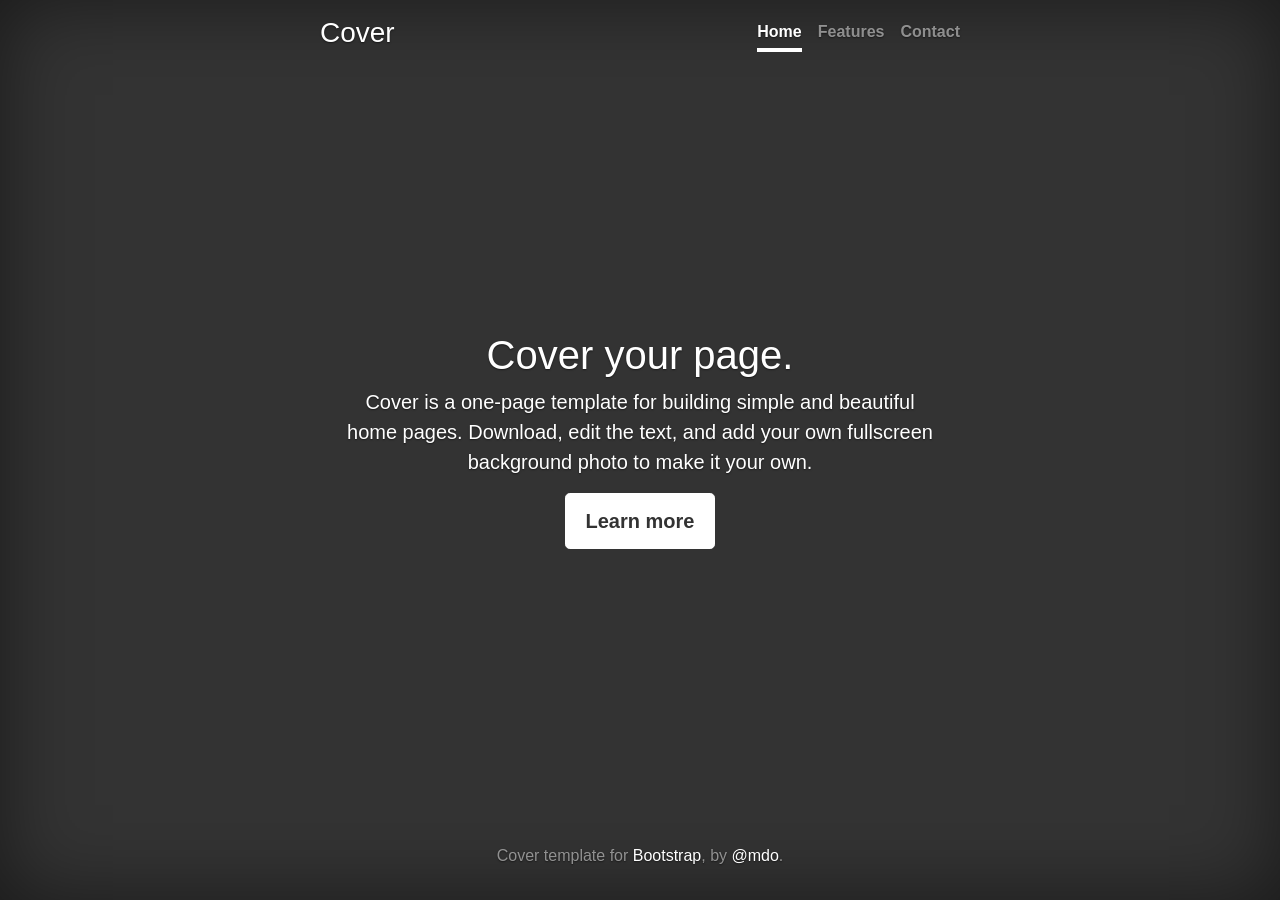
<file: bootstrap-4.0.0/bootstrap-4.0.0/docs/4.0/examples/cover/index.html>
<!doctype html>
<html lang="en">
  <head>
    <meta charset="utf-8">
    <meta name="viewport" content="width=device-width, initial-scale=1, shrink-to-fit=no">
    <meta name="description" content="">
    <meta name="author" content="">
    <link rel="icon" href="../../../../favicon.ico">

    <title>Cover Template for Bootstrap</title>

    <!-- Bootstrap core CSS -->
    <link href="../../../../dist/css/bootstrap.min.css" rel="stylesheet">

    <!-- Custom styles for this template -->
    <link href="cover.css" rel="stylesheet">
  </head>

  <body class="text-center">

    <div class="cover-container d-flex h-100 p-3 mx-auto flex-column">
      <header class="masthead mb-auto">
        <div class="inner">
          <h3 class="masthead-brand">Cover</h3>
          <nav class="nav nav-masthead justify-content-center">
            <a class="nav-link active" href="#">Home</a>
            <a class="nav-link" href="#">Features</a>
            <a class="nav-link" href="#">Contact</a>
          </nav>
        </div>
      </header>

      <main role="main" class="inner cover">
        <h1 class="cover-heading">Cover your page.</h1>
        <p class="lead">Cover is a one-page template for building simple and beautiful home pages. Download, edit the text, and add your own fullscreen background photo to make it your own.</p>
        <p class="lead">
          <a href="#" class="btn btn-lg btn-secondary">Learn more</a>
        </p>
      </main>

      <footer class="mastfoot mt-auto">
        <div class="inner">
          <p>Cover template for <a href="https://getbootstrap.com/">Bootstrap</a>, by <a href="https://twitter.com/mdo">@mdo</a>.</p>
        </div>
      </footer>
    </div>


    <!-- Bootstrap core JavaScript
    ================================================== -->
    <!-- Placed at the end of the document so the pages load faster -->
    <script src="https://code.jquery.com/jquery-3.2.1.slim.min.js" integrity="sha384-KJ3o2DKtIkvYIK3UENzmM7KCkRr/rE9/Qpg6aAZGJwFDMVNA/GpGFF93hXpG5KkN" crossorigin="anonymous"></script>
    <script>window.jQuery || document.write('<script src="../../../../assets/js/vendor/jquery-slim.min.js"><\/script>')</script>
    <script src="../../../../assets/js/vendor/popper.min.js"></script>
    <script src="../../../../dist/js/bootstrap.min.js"></script>
  </body>
</html>
</file>
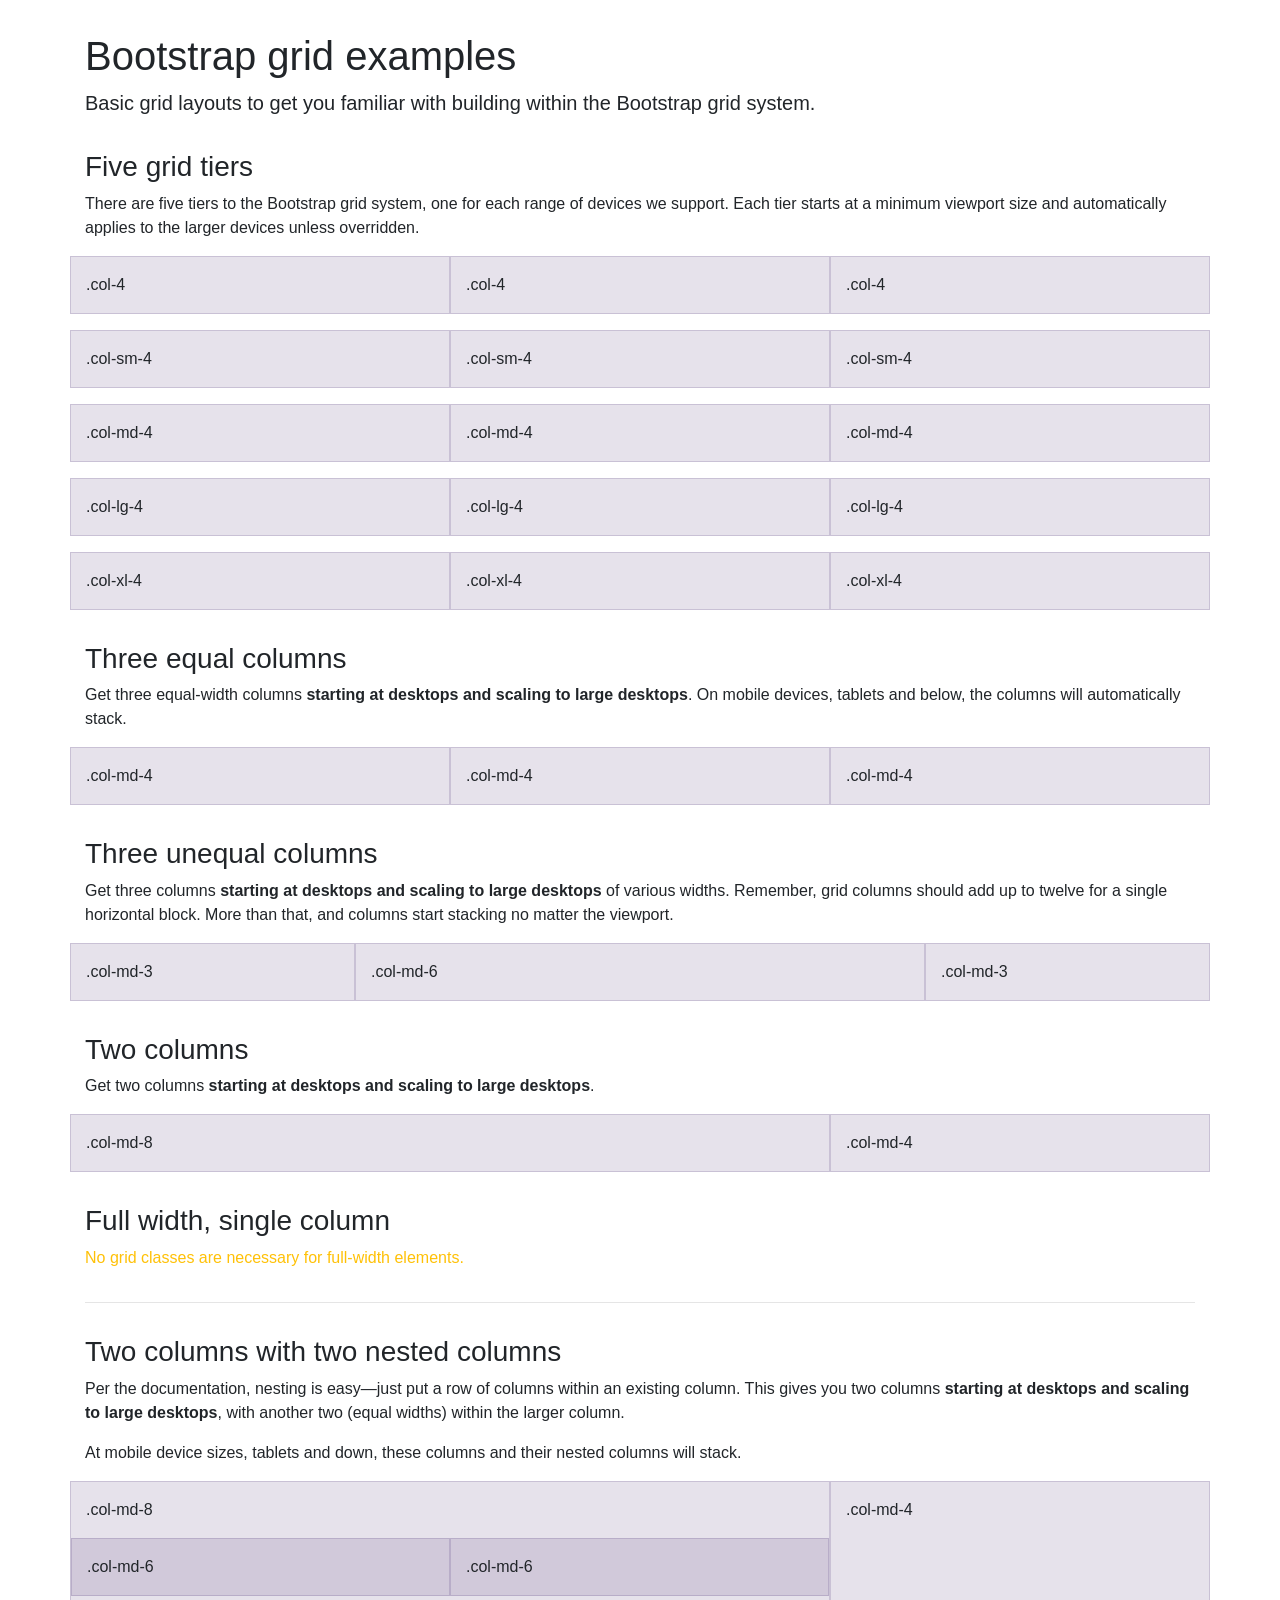
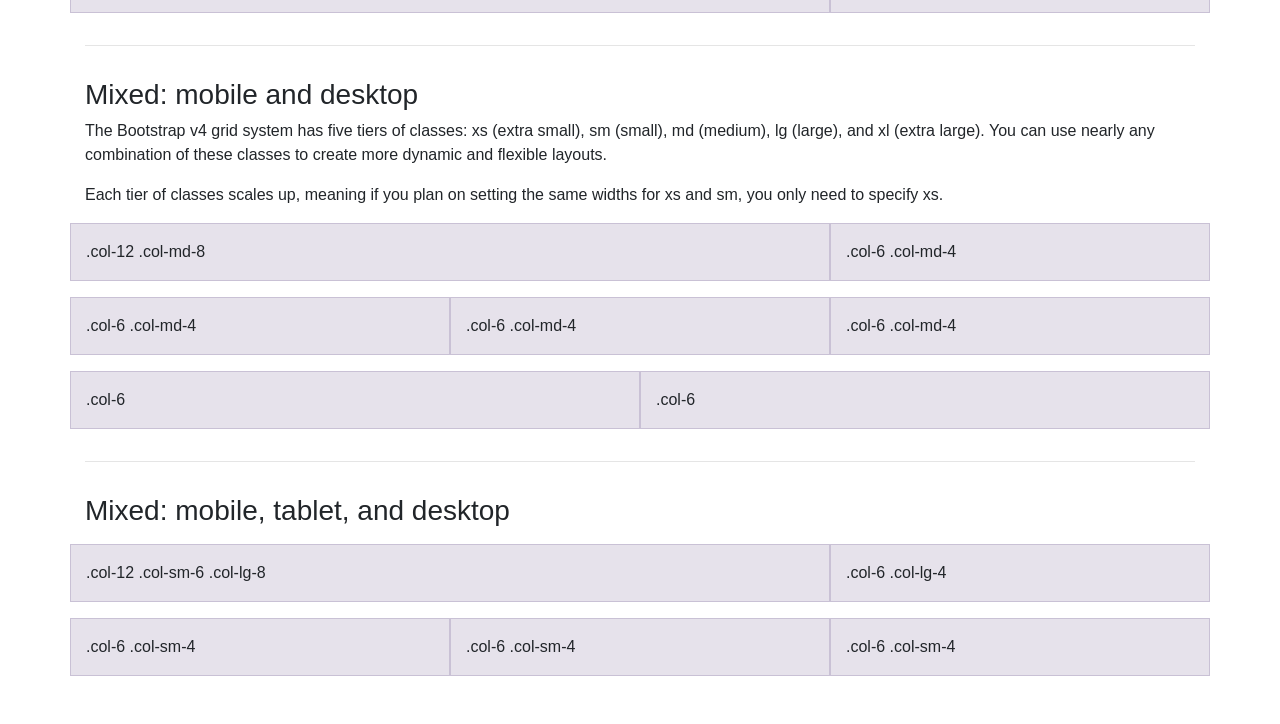
<file: bootstrap-4.0.0/bootstrap-4.0.0/docs/4.0/examples/grid/index.html>
<!doctype html>
<html lang="en">
  <head>
    <meta charset="utf-8">
    <meta name="viewport" content="width=device-width, initial-scale=1, shrink-to-fit=no">
    <meta name="description" content="">
    <meta name="author" content="">
    <link rel="icon" href="../../../../favicon.ico">

    <title>Grid Template for Bootstrap</title>

    <!-- Bootstrap core CSS -->
    <link href="../../../../dist/css/bootstrap.min.css" rel="stylesheet">

    <!-- Custom styles for this template -->
    <link href="grid.css" rel="stylesheet">
  </head>

  <body>
    <div class="container">

      <h1>Bootstrap grid examples</h1>
      <p class="lead">Basic grid layouts to get you familiar with building within the Bootstrap grid system.</p>

      <h3>Five grid tiers</h3>
      <p>There are five tiers to the Bootstrap grid system, one for each range of devices we support. Each tier starts at a minimum viewport size and automatically applies to the larger devices unless overridden.</p>

      <div class="row">
        <div class="col-4">.col-4</div>
        <div class="col-4">.col-4</div>
        <div class="col-4">.col-4</div>
      </div>

      <div class="row">
        <div class="col-sm-4">.col-sm-4</div>
        <div class="col-sm-4">.col-sm-4</div>
        <div class="col-sm-4">.col-sm-4</div>
      </div>

      <div class="row">
        <div class="col-md-4">.col-md-4</div>
        <div class="col-md-4">.col-md-4</div>
        <div class="col-md-4">.col-md-4</div>
      </div>

      <div class="row">
        <div class="col-lg-4">.col-lg-4</div>
        <div class="col-lg-4">.col-lg-4</div>
        <div class="col-lg-4">.col-lg-4</div>
      </div>

      <div class="row">
        <div class="col-xl-4">.col-xl-4</div>
        <div class="col-xl-4">.col-xl-4</div>
        <div class="col-xl-4">.col-xl-4</div>
      </div>

      <h3>Three equal columns</h3>
      <p>Get three equal-width columns <strong>starting at desktops and scaling to large desktops</strong>. On mobile devices, tablets and below, the columns will automatically stack.</p>
      <div class="row">
        <div class="col-md-4">.col-md-4</div>
        <div class="col-md-4">.col-md-4</div>
        <div class="col-md-4">.col-md-4</div>
      </div>

      <h3>Three unequal columns</h3>
      <p>Get three columns <strong>starting at desktops and scaling to large desktops</strong> of various widths. Remember, grid columns should add up to twelve for a single horizontal block. More than that, and columns start stacking no matter the viewport.</p>
      <div class="row">
        <div class="col-md-3">.col-md-3</div>
        <div class="col-md-6">.col-md-6</div>
        <div class="col-md-3">.col-md-3</div>
      </div>

      <h3>Two columns</h3>
      <p>Get two columns <strong>starting at desktops and scaling to large desktops</strong>.</p>
      <div class="row">
        <div class="col-md-8">.col-md-8</div>
        <div class="col-md-4">.col-md-4</div>
      </div>

      <h3>Full width, single column</h3>
      <p class="text-warning">No grid classes are necessary for full-width elements.</p>

      <hr>

      <h3>Two columns with two nested columns</h3>
      <p>Per the documentation, nesting is easy—just put a row of columns within an existing column. This gives you two columns <strong>starting at desktops and scaling to large desktops</strong>, with another two (equal widths) within the larger column.</p>
      <p>At mobile device sizes, tablets and down, these columns and their nested columns will stack.</p>
      <div class="row">
        <div class="col-md-8">
          .col-md-8
          <div class="row">
            <div class="col-md-6">.col-md-6</div>
            <div class="col-md-6">.col-md-6</div>
          </div>
        </div>
        <div class="col-md-4">.col-md-4</div>
      </div>

      <hr>

      <h3>Mixed: mobile and desktop</h3>
      <p>The Bootstrap v4 grid system has five tiers of classes: xs (extra small), sm (small), md (medium), lg (large), and xl (extra large). You can use nearly any combination of these classes to create more dynamic and flexible layouts.</p>
      <p>Each tier of classes scales up, meaning if you plan on setting the same widths for xs and sm, you only need to specify xs.</p>
      <div class="row">
        <div class="col-12 col-md-8">.col-12 .col-md-8</div>
        <div class="col-6 col-md-4">.col-6 .col-md-4</div>
      </div>
      <div class="row">
        <div class="col-6 col-md-4">.col-6 .col-md-4</div>
        <div class="col-6 col-md-4">.col-6 .col-md-4</div>
        <div class="col-6 col-md-4">.col-6 .col-md-4</div>
      </div>
      <div class="row">
        <div class="col-6">.col-6</div>
        <div class="col-6">.col-6</div>
      </div>

      <hr>

      <h3>Mixed: mobile, tablet, and desktop</h3>
      <p></p>
      <div class="row">
        <div class="col-12 col-sm-6 col-lg-8">.col-12 .col-sm-6 .col-lg-8</div>
        <div class="col-6 col-lg-4">.col-6 .col-lg-4</div>
      </div>
      <div class="row">
        <div class="col-6 col-sm-4">.col-6 .col-sm-4</div>
        <div class="col-6 col-sm-4">.col-6 .col-sm-4</div>
        <div class="col-6 col-sm-4">.col-6 .col-sm-4</div>
      </div>

    </div> <!-- /container -->
  </body>
</html>
</file>
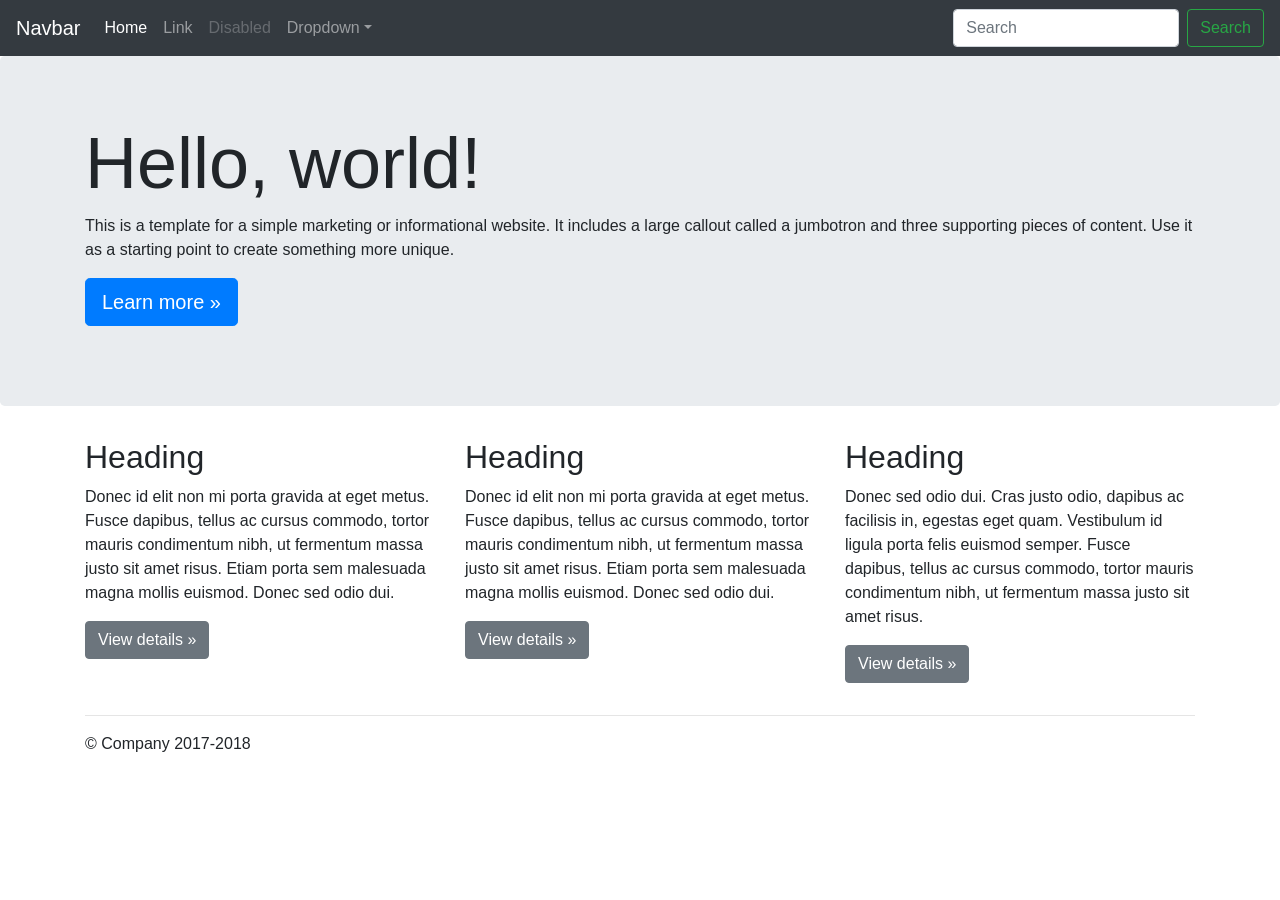
<file: bootstrap-4.0.0/bootstrap-4.0.0/docs/4.0/examples/jumbotron/index.html>
<!doctype html>
<html lang="en">
  <head>
    <meta charset="utf-8">
    <meta name="viewport" content="width=device-width, initial-scale=1, shrink-to-fit=no">
    <meta name="description" content="">
    <meta name="author" content="">
    <link rel="icon" href="../../../../favicon.ico">

    <title>Jumbotron Template for Bootstrap</title>

    <!-- Bootstrap core CSS -->
    <link href="../../../../dist/css/bootstrap.min.css" rel="stylesheet">

    <!-- Custom styles for this template -->
    <link href="jumbotron.css" rel="stylesheet">
  </head>

  <body>

    <nav class="navbar navbar-expand-md navbar-dark fixed-top bg-dark">
      <a class="navbar-brand" href="#">Navbar</a>
      <button class="navbar-toggler" type="button" data-toggle="collapse" data-target="#navbarsExampleDefault" aria-controls="navbarsExampleDefault" aria-expanded="false" aria-label="Toggle navigation">
        <span class="navbar-toggler-icon"></span>
      </button>

      <div class="collapse navbar-collapse" id="navbarsExampleDefault">
        <ul class="navbar-nav mr-auto">
          <li class="nav-item active">
            <a class="nav-link" href="#">Home <span class="sr-only">(current)</span></a>
          </li>
          <li class="nav-item">
            <a class="nav-link" href="#">Link</a>
          </li>
          <li class="nav-item">
            <a class="nav-link disabled" href="#">Disabled</a>
          </li>
          <li class="nav-item dropdown">
            <a class="nav-link dropdown-toggle" href="http://example.com" id="dropdown01" data-toggle="dropdown" aria-haspopup="true" aria-expanded="false">Dropdown</a>
            <div class="dropdown-menu" aria-labelledby="dropdown01">
              <a class="dropdown-item" href="#">Action</a>
              <a class="dropdown-item" href="#">Another action</a>
              <a class="dropdown-item" href="#">Something else here</a>
            </div>
          </li>
        </ul>
        <form class="form-inline my-2 my-lg-0">
          <input class="form-control mr-sm-2" type="text" placeholder="Search" aria-label="Search">
          <button class="btn btn-outline-success my-2 my-sm-0" type="submit">Search</button>
        </form>
      </div>
    </nav>

    <main role="main">

      <!-- Main jumbotron for a primary marketing message or call to action -->
      <div class="jumbotron">
        <div class="container">
          <h1 class="display-3">Hello, world!</h1>
          <p>This is a template for a simple marketing or informational website. It includes a large callout called a jumbotron and three supporting pieces of content. Use it as a starting point to create something more unique.</p>
          <p><a class="btn btn-primary btn-lg" href="#" role="button">Learn more &raquo;</a></p>
        </div>
      </div>

      <div class="container">
        <!-- Example row of columns -->
        <div class="row">
          <div class="col-md-4">
            <h2>Heading</h2>
            <p>Donec id elit non mi porta gravida at eget metus. Fusce dapibus, tellus ac cursus commodo, tortor mauris condimentum nibh, ut fermentum massa justo sit amet risus. Etiam porta sem malesuada magna mollis euismod. Donec sed odio dui. </p>
            <p><a class="btn btn-secondary" href="#" role="button">View details &raquo;</a></p>
          </div>
          <div class="col-md-4">
            <h2>Heading</h2>
            <p>Donec id elit non mi porta gravida at eget metus. Fusce dapibus, tellus ac cursus commodo, tortor mauris condimentum nibh, ut fermentum massa justo sit amet risus. Etiam porta sem malesuada magna mollis euismod. Donec sed odio dui. </p>
            <p><a class="btn btn-secondary" href="#" role="button">View details &raquo;</a></p>
          </div>
          <div class="col-md-4">
            <h2>Heading</h2>
            <p>Donec sed odio dui. Cras justo odio, dapibus ac facilisis in, egestas eget quam. Vestibulum id ligula porta felis euismod semper. Fusce dapibus, tellus ac cursus commodo, tortor mauris condimentum nibh, ut fermentum massa justo sit amet risus.</p>
            <p><a class="btn btn-secondary" href="#" role="button">View details &raquo;</a></p>
          </div>
        </div>

        <hr>

      </div> <!-- /container -->

    </main>

    <footer class="container">
      <p>&copy; Company 2017-2018</p>
    </footer>

    <!-- Bootstrap core JavaScript
    ================================================== -->
    <!-- Placed at the end of the document so the pages load faster -->
    <script src="https://code.jquery.com/jquery-3.2.1.slim.min.js" integrity="sha384-KJ3o2DKtIkvYIK3UENzmM7KCkRr/rE9/Qpg6aAZGJwFDMVNA/GpGFF93hXpG5KkN" crossorigin="anonymous"></script>
    <script>window.jQuery || document.write('<script src="../../../../assets/js/vendor/jquery-slim.min.js"><\/script>')</script>
    <script src="../../../../assets/js/vendor/popper.min.js"></script>
    <script src="../../../../dist/js/bootstrap.min.js"></script>
  </body>
</html>
</file>
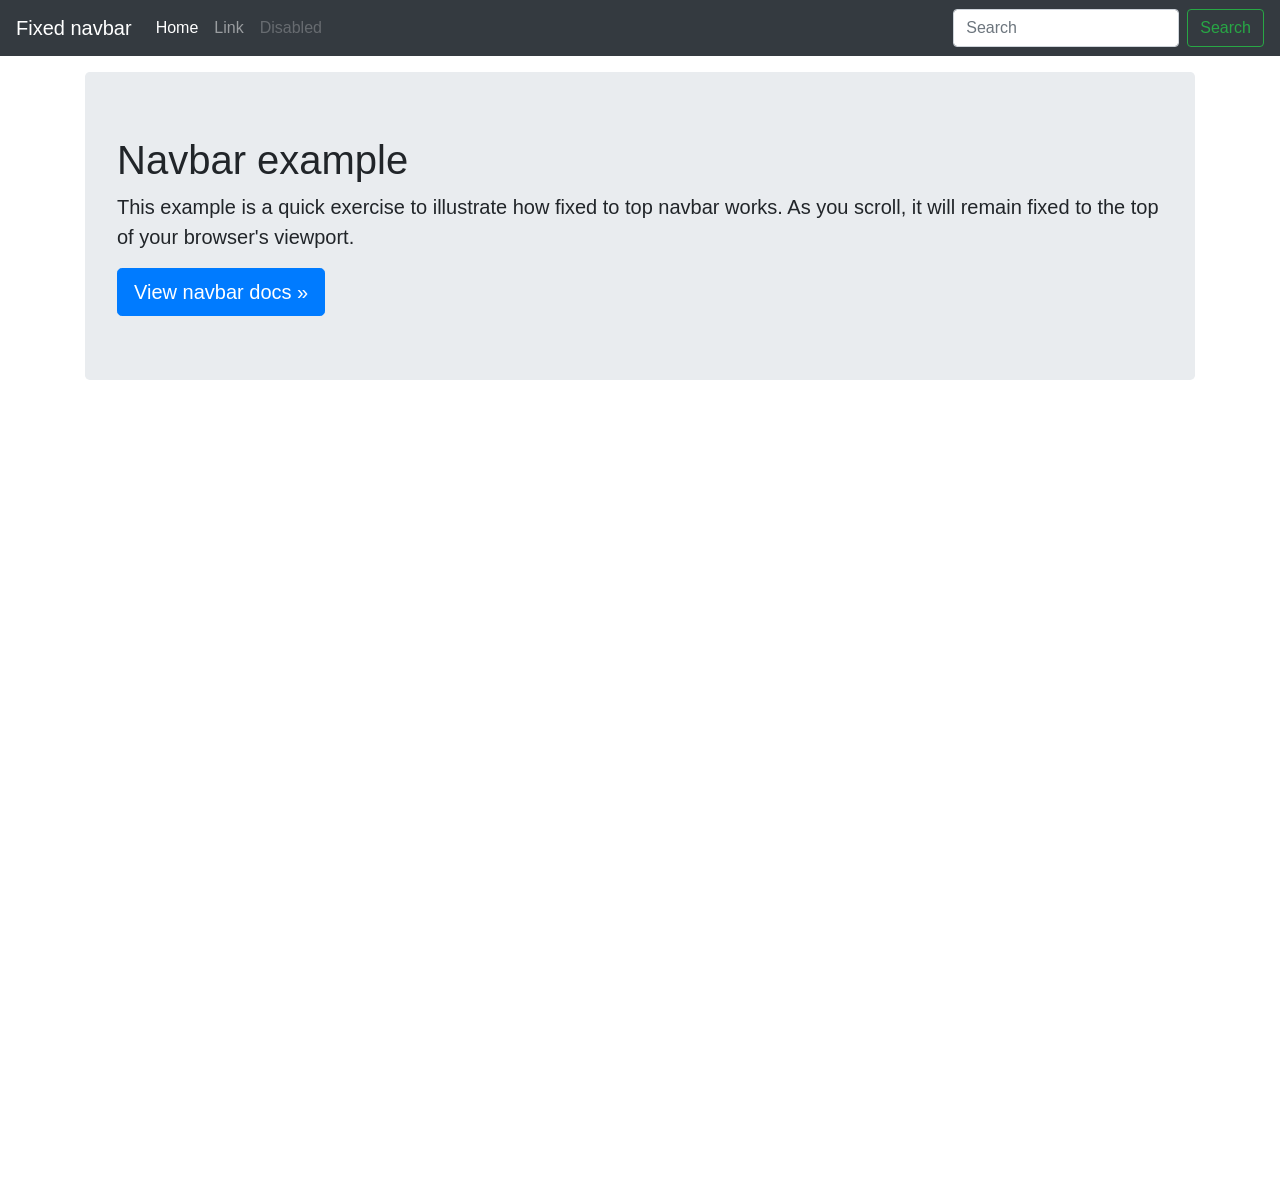
<file: bootstrap-4.0.0/bootstrap-4.0.0/docs/4.0/examples/navbar-fixed/index.html>
<!doctype html>
<html lang="en">
  <head>
    <meta charset="utf-8">
    <meta name="viewport" content="width=device-width, initial-scale=1, shrink-to-fit=no">
    <meta name="description" content="">
    <meta name="author" content="">
    <link rel="icon" href="../../../../favicon.ico">

    <title>Fixed top navbar example for Bootstrap</title>

    <!-- Bootstrap core CSS -->
    <link href="../../../../dist/css/bootstrap.min.css" rel="stylesheet">

    <!-- Custom styles for this template -->
    <link href="navbar-top-fixed.css" rel="stylesheet">
  </head>

  <body>

    <nav class="navbar navbar-expand-md navbar-dark fixed-top bg-dark">
      <a class="navbar-brand" href="#">Fixed navbar</a>
      <button class="navbar-toggler" type="button" data-toggle="collapse" data-target="#navbarCollapse" aria-controls="navbarCollapse" aria-expanded="false" aria-label="Toggle navigation">
        <span class="navbar-toggler-icon"></span>
      </button>
      <div class="collapse navbar-collapse" id="navbarCollapse">
        <ul class="navbar-nav mr-auto">
          <li class="nav-item active">
            <a class="nav-link" href="#">Home <span class="sr-only">(current)</span></a>
          </li>
          <li class="nav-item">
            <a class="nav-link" href="#">Link</a>
          </li>
          <li class="nav-item">
            <a class="nav-link disabled" href="#">Disabled</a>
          </li>
        </ul>
        <form class="form-inline mt-2 mt-md-0">
          <input class="form-control mr-sm-2" type="text" placeholder="Search" aria-label="Search">
          <button class="btn btn-outline-success my-2 my-sm-0" type="submit">Search</button>
        </form>
      </div>
    </nav>

    <main role="main" class="container">
      <div class="jumbotron">
        <h1>Navbar example</h1>
        <p class="lead">This example is a quick exercise to illustrate how fixed to top navbar works. As you scroll, it will remain fixed to the top of your browser's viewport.</p>
        <a class="btn btn-lg btn-primary" href="../../components/navbar/" role="button">View navbar docs &raquo;</a>
      </div>
    </main>

    <!-- Bootstrap core JavaScript
    ================================================== -->
    <!-- Placed at the end of the document so the pages load faster -->
    <script src="https://code.jquery.com/jquery-3.2.1.slim.min.js" integrity="sha384-KJ3o2DKtIkvYIK3UENzmM7KCkRr/rE9/Qpg6aAZGJwFDMVNA/GpGFF93hXpG5KkN" crossorigin="anonymous"></script>
    <script>window.jQuery || document.write('<script src="../../../../assets/js/vendor/jquery-slim.min.js"><\/script>')</script>
    <script src="../../../../assets/js/vendor/popper.min.js"></script>
    <script src="../../../../dist/js/bootstrap.min.js"></script>
  </body>
</html>
</file>
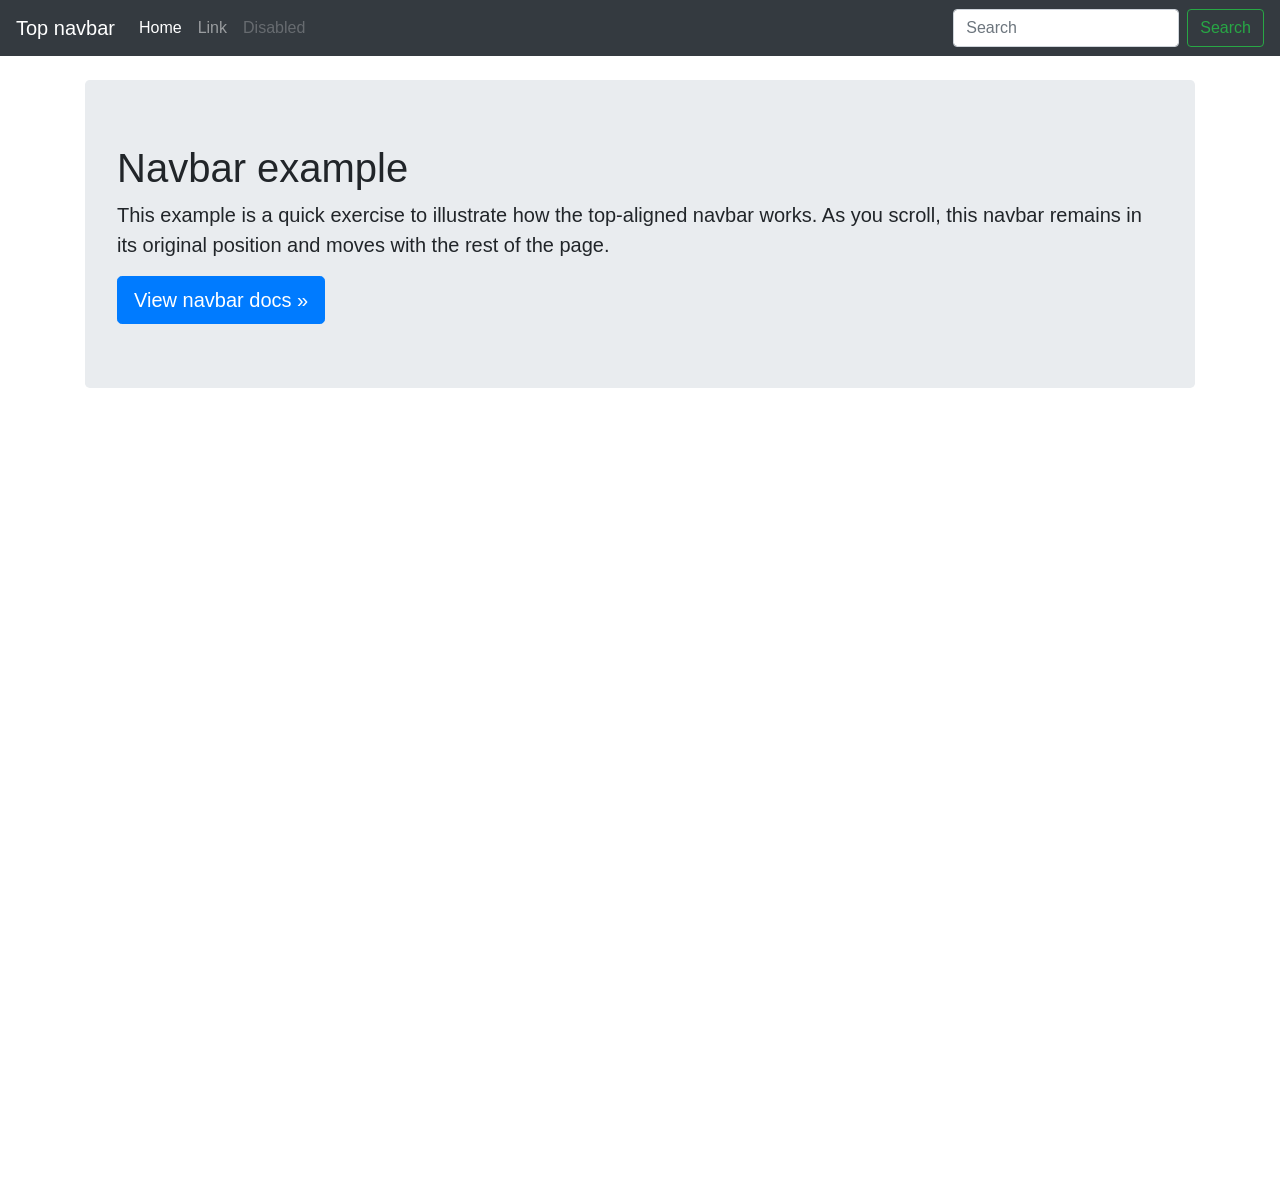
<file: bootstrap-4.0.0/bootstrap-4.0.0/docs/4.0/examples/navbar-static/index.html>
<!doctype html>
<html lang="en">
  <head>
    <meta charset="utf-8">
    <meta name="viewport" content="width=device-width, initial-scale=1, shrink-to-fit=no">
    <meta name="description" content="">
    <meta name="author" content="">
    <link rel="icon" href="../../../../favicon.ico">

    <title>Top navbar example for Bootstrap</title>

    <!-- Bootstrap core CSS -->
    <link href="../../../../dist/css/bootstrap.min.css" rel="stylesheet">

    <!-- Custom styles for this template -->
    <link href="navbar-top.css" rel="stylesheet">
  </head>

  <body>

    <nav class="navbar navbar-expand-md navbar-dark bg-dark mb-4">
      <a class="navbar-brand" href="#">Top navbar</a>
      <button class="navbar-toggler" type="button" data-toggle="collapse" data-target="#navbarCollapse" aria-controls="navbarCollapse" aria-expanded="false" aria-label="Toggle navigation">
        <span class="navbar-toggler-icon"></span>
      </button>
      <div class="collapse navbar-collapse" id="navbarCollapse">
        <ul class="navbar-nav mr-auto">
          <li class="nav-item active">
            <a class="nav-link" href="#">Home <span class="sr-only">(current)</span></a>
          </li>
          <li class="nav-item">
            <a class="nav-link" href="#">Link</a>
          </li>
          <li class="nav-item">
            <a class="nav-link disabled" href="#">Disabled</a>
          </li>
        </ul>
        <form class="form-inline mt-2 mt-md-0">
          <input class="form-control mr-sm-2" type="text" placeholder="Search" aria-label="Search">
          <button class="btn btn-outline-success my-2 my-sm-0" type="submit">Search</button>
        </form>
      </div>
    </nav>

    <main role="main" class="container">
      <div class="jumbotron">
        <h1>Navbar example</h1>
        <p class="lead">This example is a quick exercise to illustrate how the top-aligned navbar works. As you scroll, this navbar remains in its original position and moves with the rest of the page.</p>
        <a class="btn btn-lg btn-primary" href="../../components/navbar/" role="button">View navbar docs &raquo;</a>
      </div>
    </main>

    <!-- Bootstrap core JavaScript
    ================================================== -->
    <!-- Placed at the end of the document so the pages load faster -->
    <script src="https://code.jquery.com/jquery-3.2.1.slim.min.js" integrity="sha384-KJ3o2DKtIkvYIK3UENzmM7KCkRr/rE9/Qpg6aAZGJwFDMVNA/GpGFF93hXpG5KkN" crossorigin="anonymous"></script>
    <script>window.jQuery || document.write('<script src="../../../../assets/js/vendor/jquery-slim.min.js"><\/script>')</script>
    <script src="../../../../assets/js/vendor/popper.min.js"></script>
    <script src="../../../../dist/js/bootstrap.min.js"></script>
  </body>
</html>
</file>
<file: bootstrap-4.0.0/bootstrap-4.0.0/docs/4.0/examples/album/album.css>
:root {
  --jumbotron-padding-y: 3rem;
}

.jumbotron {
  padding-top: var(--jumbotron-padding-y);
  padding-bottom: var(--jumbotron-padding-y);
  margin-bottom: 0;
  background-color: #fff;
}
@media (min-width: 768px) {
  .jumbotron {
    padding-top: calc(var(--jumbotron-padding-y) * 2);
    padding-bottom: calc(var(--jumbotron-padding-y) * 2);
  }
}

.jumbotron p:last-child {
  margin-bottom: 0;
}

.jumbotron-heading {
  font-weight: 300;
}

.jumbotron .container {
  max-width: 40rem;
}

footer {
  padding-top: 3rem;
  padding-bottom: 3rem;
}

footer p {
  margin-bottom: .25rem;
}

.box-shadow { box-shadow: 0 .25rem .75rem rgba(0, 0, 0, .05); }
</file>
<file: bootstrap-4.0.0/bootstrap-4.0.0/docs/4.0/examples/blog/blog.css>
/* stylelint-disable selector-list-comma-newline-after */

.blog-header {
  line-height: 1;
  border-bottom: 1px solid #e5e5e5;
}

.blog-header-logo {
  font-family: "Playfair Display", Georgia, "Times New Roman", serif;
  font-size: 2.25rem;
}

.blog-header-logo:hover {
  text-decoration: none;
}

h1, h2, h3, h4, h5, h6 {
  font-family: "Playfair Display", Georgia, "Times New Roman", serif;
}

.display-4 {
  font-size: 2.5rem;
}
@media (min-width: 768px) {
  .display-4 {
    font-size: 3rem;
  }
}

.nav-scroller {
  position: relative;
  z-index: 2;
  height: 2.75rem;
  overflow-y: hidden;
}

.nav-scroller .nav {
  display: -webkit-box;
  display: -ms-flexbox;
  display: flex;
  -ms-flex-wrap: nowrap;
  flex-wrap: nowrap;
  padding-bottom: 1rem;
  margin-top: -1px;
  overflow-x: auto;
  text-align: center;
  white-space: nowrap;
  -webkit-overflow-scrolling: touch;
}

.nav-scroller .nav-link {
  padding-top: .75rem;
  padding-bottom: .75rem;
  font-size: .875rem;
}

.card-img-right {
  height: 100%;
  border-radius: 0 3px 3px 0;
}

.flex-auto {
  -ms-flex: 0 0 auto;
  -webkit-box-flex: 0;
  flex: 0 0 auto;
}

.h-250 { height: 250px; }
@media (min-width: 768px) {
  .h-md-250 { height: 250px; }
}

.border-top { border-top: 1px solid #e5e5e5; }
.border-bottom { border-bottom: 1px solid #e5e5e5; }

.box-shadow { box-shadow: 0 .25rem .75rem rgba(0, 0, 0, .05); }

/*
 * Blog name and description
 */
.blog-title {
  margin-bottom: 0;
  font-size: 2rem;
  font-weight: 400;
}
.blog-description {
  font-size: 1.1rem;
  color: #999;
}

@media (min-width: 40em) {
  .blog-title {
    font-size: 3.5rem;
  }
}

/* Pagination */
.blog-pagination {
  margin-bottom: 4rem;
}
.blog-pagination > .btn {
  border-radius: 2rem;
}

/*
 * Blog posts
 */
.blog-post {
  margin-bottom: 4rem;
}
.blog-post-title {
  margin-bottom: .25rem;
  font-size: 2.5rem;
}
.blog-post-meta {
  margin-bottom: 1.25rem;
  color: #999;
}

/*
 * Footer
 */
.blog-footer {
  padding: 2.5rem 0;
  color: #999;
  text-align: center;
  background-color: #f9f9f9;
  border-top: .05rem solid #e5e5e5;
}
.blog-footer p:last-child {
  margin-bottom: 0;
}
</file>
<file: bootstrap-4.0.0/bootstrap-4.0.0/docs/4.0/examples/carousel/carousel.css>
/* GLOBAL STYLES
-------------------------------------------------- */
/* Padding below the footer and lighter body text */

body {
  padding-top: 3rem;
  padding-bottom: 3rem;
  color: #5a5a5a;
}


/* CUSTOMIZE THE CAROUSEL
-------------------------------------------------- */

/* Carousel base class */
.carousel {
  margin-bottom: 4rem;
}
/* Since positioning the image, we need to help out the caption */
.carousel-caption {
  bottom: 3rem;
  z-index: 10;
}

/* Declare heights because of positioning of img element */
.carousel-item {
  height: 32rem;
  background-color: #777;
}
.carousel-item > img {
  position: absolute;
  top: 0;
  left: 0;
  min-width: 100%;
  height: 32rem;
}


/* MARKETING CONTENT
-------------------------------------------------- */

/* Center align the text within the three columns below the carousel */
.marketing .col-lg-4 {
  margin-bottom: 1.5rem;
  text-align: center;
}
.marketing h2 {
  font-weight: 400;
}
.marketing .col-lg-4 p {
  margin-right: .75rem;
  margin-left: .75rem;
}


/* Featurettes
------------------------- */

.featurette-divider {
  margin: 5rem 0; /* Space out the Bootstrap <hr> more */
}

/* Thin out the marketing headings */
.featurette-heading {
  font-weight: 300;
  line-height: 1;
  letter-spacing: -.05rem;
}


/* RESPONSIVE CSS
-------------------------------------------------- */

@media (min-width: 40em) {
  /* Bump up size of carousel content */
  .carousel-caption p {
    margin-bottom: 1.25rem;
    font-size: 1.25rem;
    line-height: 1.4;
  }

  .featurette-heading {
    font-size: 50px;
  }
}

@media (min-width: 62em) {
  .featurette-heading {
    margin-top: 7rem;
  }
}
</file>
<file: bootstrap-4.0.0/bootstrap-4.0.0/docs/4.0/examples/cover/cover.css>
/*
 * Globals
 */

/* Links */
a,
a:focus,
a:hover {
  color: #fff;
}

/* Custom default button */
.btn-secondary,
.btn-secondary:hover,
.btn-secondary:focus {
  color: #333;
  text-shadow: none; /* Prevent inheritance from `body` */
  background-color: #fff;
  border: .05rem solid #fff;
}


/*
 * Base structure
 */

html,
body {
  height: 100%;
  background-color: #333;
}

body {
  display: -ms-flexbox;
  display: -webkit-box;
  display: flex;
  -ms-flex-pack: center;
  -webkit-box-pack: center;
  justify-content: center;
  color: #fff;
  text-shadow: 0 .05rem .1rem rgba(0, 0, 0, .5);
  box-shadow: inset 0 0 5rem rgba(0, 0, 0, .5);
}

.cover-container {
  max-width: 42em;
}


/*
 * Header
 */
.masthead {
  margin-bottom: 2rem;
}

.masthead-brand {
  margin-bottom: 0;
}

.nav-masthead .nav-link {
  padding: .25rem 0;
  font-weight: 700;
  color: rgba(255, 255, 255, .5);
  background-color: transparent;
  border-bottom: .25rem solid transparent;
}

.nav-masthead .nav-link:hover,
.nav-masthead .nav-link:focus {
  border-bottom-color: rgba(255, 255, 255, .25);
}

.nav-masthead .nav-link + .nav-link {
  margin-left: 1rem;
}

.nav-masthead .active {
  color: #fff;
  border-bottom-color: #fff;
}

@media (min-width: 48em) {
  .masthead-brand {
    float: left;
  }
  .nav-masthead {
    float: right;
  }
}


/*
 * Cover
 */
.cover {
  padding: 0 1.5rem;
}
.cover .btn-lg {
  padding: .75rem 1.25rem;
  font-weight: 700;
}


/*
 * Footer
 */
.mastfoot {
  color: rgba(255, 255, 255, .5);
}
</file>
<file: bootstrap-4.0.0/bootstrap-4.0.0/docs/4.0/examples/grid/grid.css>
body {
  padding-top: 2rem;
  padding-bottom: 2rem;
}

h3 {
  margin-top: 2rem;
}

.row {
  margin-bottom: 1rem;
}
.row .row {
  margin-top: 1rem;
  margin-bottom: 0;
}
[class*="col-"] {
  padding-top: 1rem;
  padding-bottom: 1rem;
  background-color: rgba(86, 61, 124, .15);
  border: 1px solid rgba(86, 61, 124, .2);
}

hr {
  margin-top: 2rem;
  margin-bottom: 2rem;
}
</file>
<file: bootstrap-4.0.0/bootstrap-4.0.0/docs/4.0/examples/jumbotron/jumbotron.css>
/* Move down content because we have a fixed navbar that is 3.5rem tall */
body {
  padding-top: 3.5rem;
}
</file>
<file: bootstrap-4.0.0/bootstrap-4.0.0/docs/4.0/examples/navbar-fixed/navbar-top-fixed.css>
/* Show it is fixed to the top */
body {
  min-height: 75rem;
  padding-top: 4.5rem;
}
</file>
<file: bootstrap-4.0.0/bootstrap-4.0.0/docs/4.0/examples/navbar-static/navbar-top.css>
/* Show it's not fixed to the top */
body {
  min-height: 75rem;
}
</file>
<file: bootstrap-4.0.0/bootstrap-4.0.0/js/tests/vendor/qunit.css>
/*!
 * QUnit 2.4.1
 * https://qunitjs.com/
 *
 * Copyright jQuery Foundation and other contributors
 * Released under the MIT license
 * https://jquery.org/license
 *
 * Date: 2017-10-22T05:12Z
 */

/** Font Family and Sizes */

#qunit-tests, #qunit-header, #qunit-banner, #qunit-testrunner-toolbar, #qunit-filteredTest, #qunit-userAgent, #qunit-testresult {
	font-family: "Helvetica Neue Light", "HelveticaNeue-Light", "Helvetica Neue", Calibri, Helvetica, Arial, sans-serif;
}

#qunit-testrunner-toolbar, #qunit-filteredTest, #qunit-userAgent, #qunit-testresult, #qunit-tests li { font-size: small; }
#qunit-tests { font-size: smaller; }


/** Resets */

#qunit-tests, #qunit-header, #qunit-banner, #qunit-filteredTest, #qunit-userAgent, #qunit-testresult, #qunit-modulefilter {
	margin: 0;
	padding: 0;
}


/** Header (excluding toolbar) */

#qunit-header {
	padding: 0.5em 0 0.5em 1em;

	color: #8699A4;
	background-color: #0D3349;

	font-size: 1.5em;
	line-height: 1em;
	font-weight: 400;

	border-radius: 5px 5px 0 0;
}

#qunit-header a {
	text-decoration: none;
	color: #C2CCD1;
}

#qunit-header a:hover,
#qunit-header a:focus {
	color: #FFF;
}

#qunit-banner {
	height: 5px;
}

#qunit-filteredTest {
	padding: 0.5em 1em 0.5em 1em;
	color: #366097;
	background-color: #F4FF77;
}

#qunit-userAgent {
	padding: 0.5em 1em 0.5em 1em;
	color: #FFF;
	background-color: #2B81AF;
	text-shadow: rgba(0, 0, 0, 0.5) 2px 2px 1px;
}


/** Toolbar */

#qunit-testrunner-toolbar {
	padding: 0.5em 1em 0.5em 1em;
	color: #5E740B;
	background-color: #EEE;
}

#qunit-testrunner-toolbar .clearfix {
	height: 0;
	clear: both;
}

#qunit-testrunner-toolbar label {
	display: inline-block;
}

#qunit-testrunner-toolbar input[type=checkbox],
#qunit-testrunner-toolbar input[type=radio] {
	margin: 3px;
	vertical-align: -2px;
}

#qunit-testrunner-toolbar input[type=text] {
	box-sizing: border-box;
	height: 1.6em;
}

.qunit-url-config,
.qunit-filter,
#qunit-modulefilter {
	display: inline-block;
	line-height: 2.1em;
}

.qunit-filter,
#qunit-modulefilter {
	float: right;
	position: relative;
	margin-left: 1em;
}

.qunit-url-config label {
	margin-right: 0.5em;
}

#qunit-modulefilter-search {
	box-sizing: border-box;
	width: 400px;
}

#qunit-modulefilter-search-container:after {
	position: absolute;
	right: 0.3em;
	content: "\25bc";
	color: black;
}

#qunit-modulefilter-dropdown {
	/* align with #qunit-modulefilter-search */
	box-sizing: border-box;
	width: 400px;
	position: absolute;
	right: 0;
	top: 50%;
	margin-top: 0.8em;

	border: 1px solid #D3D3D3;
	border-top: none;
	border-radius: 0 0 .25em .25em;
	color: #000;
	background-color: #F5F5F5;
	z-index: 99;
}

#qunit-modulefilter-dropdown a {
	color: inherit;
	text-decoration: none;
}

#qunit-modulefilter-dropdown .clickable.checked {
	font-weight: bold;
	color: #000;
	background-color: #D2E0E6;
}

#qunit-modulefilter-dropdown .clickable:hover {
	color: #FFF;
	background-color: #0D3349;
}

#qunit-modulefilter-actions {
	display: block;
	overflow: auto;

	/* align with #qunit-modulefilter-dropdown-list */
	font: smaller/1.5em sans-serif;
}

#qunit-modulefilter-dropdown #qunit-modulefilter-actions > * {
	box-sizing: border-box;
	max-height: 2.8em;
	display: block;
	padding: 0.4em;
}

#qunit-modulefilter-dropdown #qunit-modulefilter-actions > button {
	float: right;
	font: inherit;
}

#qunit-modulefilter-dropdown #qunit-modulefilter-actions > :last-child {
	/* insert padding to align with checkbox margins */
	padding-left: 3px;
}

#qunit-modulefilter-dropdown-list {
	max-height: 200px;
	overflow-y: auto;
	margin: 0;
	border-top: 2px groove threedhighlight;
	padding: 0.4em 0 0;
	font: smaller/1.5em sans-serif;
}

#qunit-modulefilter-dropdown-list li {
	white-space: nowrap;
	overflow: hidden;
	text-overflow: ellipsis;
}

#qunit-modulefilter-dropdown-list .clickable {
	display: block;
	padding-left: 0.15em;
}


/** Tests: Pass/Fail */

#qunit-tests {
	list-style-position: inside;
}

#qunit-tests li {
	padding: 0.4em 1em 0.4em 1em;
	border-bottom: 1px solid #FFF;
	list-style-position: inside;
}

#qunit-tests > li {
	display: none;
}

#qunit-tests li.running,
#qunit-tests li.pass,
#qunit-tests li.fail,
#qunit-tests li.skipped,
#qunit-tests li.aborted {
	display: list-item;
}

#qunit-tests.hidepass {
	position: relative;
}

#qunit-tests.hidepass li.running,
#qunit-tests.hidepass li.pass:not(.todo) {
	visibility: hidden;
	position: absolute;
	width:   0;
	height:  0;
	padding: 0;
	border:  0;
	margin:  0;
}

#qunit-tests li strong {
	cursor: pointer;
}

#qunit-tests li.skipped strong {
	cursor: default;
}

#qunit-tests li a {
	padding: 0.5em;
	color: #C2CCD1;
	text-decoration: none;
}

#qunit-tests li p a {
	padding: 0.25em;
	color: #6B6464;
}
#qunit-tests li a:hover,
#qunit-tests li a:focus {
	color: #000;
}

#qunit-tests li .runtime {
	float: right;
	font-size: smaller;
}

.qunit-assert-list {
	margin-top: 0.5em;
	padding: 0.5em;

	background-color: #FFF;

	border-radius: 5px;
}

.qunit-source {
	margin: 0.6em 0 0.3em;
}

.qunit-collapsed {
	display: none;
}

#qunit-tests table {
	border-collapse: collapse;
	margin-top: 0.2em;
}

#qunit-tests th {
	text-align: right;
	vertical-align: top;
	padding: 0 0.5em 0 0;
}

#qunit-tests td {
	vertical-align: top;
}

#qunit-tests pre {
	margin: 0;
	white-space: pre-wrap;
	word-wrap: break-word;
}

#qunit-tests del {
	color: #374E0C;
	background-color: #E0F2BE;
	text-decoration: none;
}

#qunit-tests ins {
	color: #500;
	background-color: #FFCACA;
	text-decoration: none;
}

/*** Test Counts */

#qunit-tests b.counts                       { color: #000; }
#qunit-tests b.passed                       { color: #5E740B; }
#qunit-tests b.failed                       { color: #710909; }

#qunit-tests li li {
	padding: 5px;
	background-color: #FFF;
	border-bottom: none;
	list-style-position: inside;
}

/*** Passing Styles */

#qunit-tests li li.pass {
	color: #3C510C;
	background-color: #FFF;
	border-left: 10px solid #C6E746;
}

#qunit-tests .pass                          { color: #528CE0; background-color: #D2E0E6; }
#qunit-tests .pass .test-name               { color: #366097; }

#qunit-tests .pass .test-actual,
#qunit-tests .pass .test-expected           { color: #999; }

#qunit-banner.qunit-pass                    { background-color: #C6E746; }

/*** Failing Styles */

#qunit-tests li li.fail {
	color: #710909;
	background-color: #FFF;
	border-left: 10px solid #EE5757;
	white-space: pre;
}

#qunit-tests > li:last-child {
	border-radius: 0 0 5px 5px;
}

#qunit-tests .fail                          { color: #000; background-color: #EE5757; }
#qunit-tests .fail .test-name,
#qunit-tests .fail .module-name             { color: #000; }

#qunit-tests .fail .test-actual             { color: #EE5757; }
#qunit-tests .fail .test-expected           { color: #008000; }

#qunit-banner.qunit-fail                    { background-color: #EE5757; }


/*** Aborted tests */
#qunit-tests .aborted { color: #000; background-color: orange; }
/*** Skipped tests */

#qunit-tests .skipped {
	background-color: #EBECE9;
}

#qunit-tests .qunit-todo-label,
#qunit-tests .qunit-skipped-label {
	background-color: #F4FF77;
	display: inline-block;
	font-style: normal;
	color: #366097;
	line-height: 1.8em;
	padding: 0 0.5em;
	margin: -0.4em 0.4em -0.4em 0;
}

#qunit-tests .qunit-todo-label {
	background-color: #EEE;
}

/** Result */

#qunit-testresult {
	color: #2B81AF;
	background-color: #D2E0E6;

	border-bottom: 1px solid #FFF;
}
#qunit-testresult .clearfix {
	height: 0;
	clear: both;
}
#qunit-testresult .module-name {
	font-weight: 700;
}
#qunit-testresult-display {
	padding: 0.5em 1em 0.5em 1em;
	width: 85%;
	float:left;
}
#qunit-testresult-controls {
	padding: 0.5em 1em 0.5em 1em;
  width: 10%;
	float:left;
}

/** Fixture */

#qunit-fixture {
	position: absolute;
	top: -10000px;
	left: -10000px;
	width: 1000px;
	height: 1000px;
}
</file>
